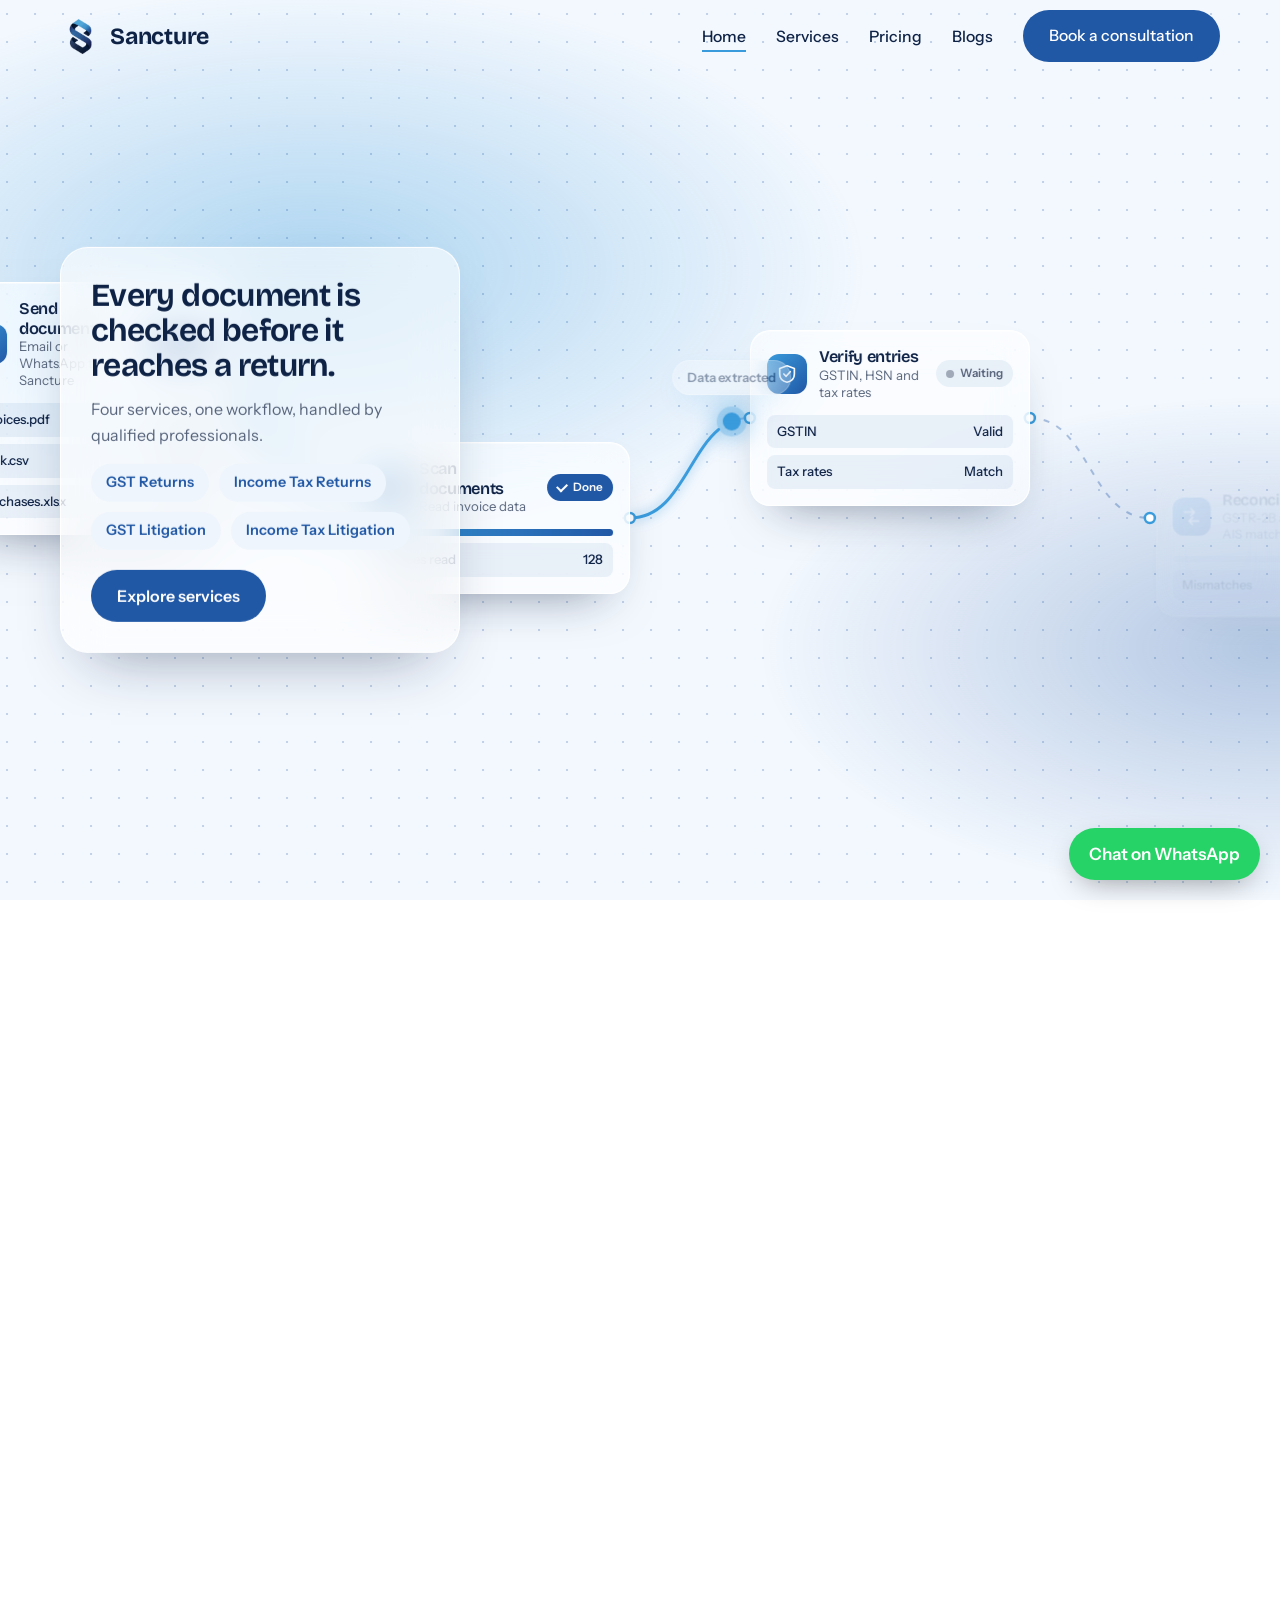
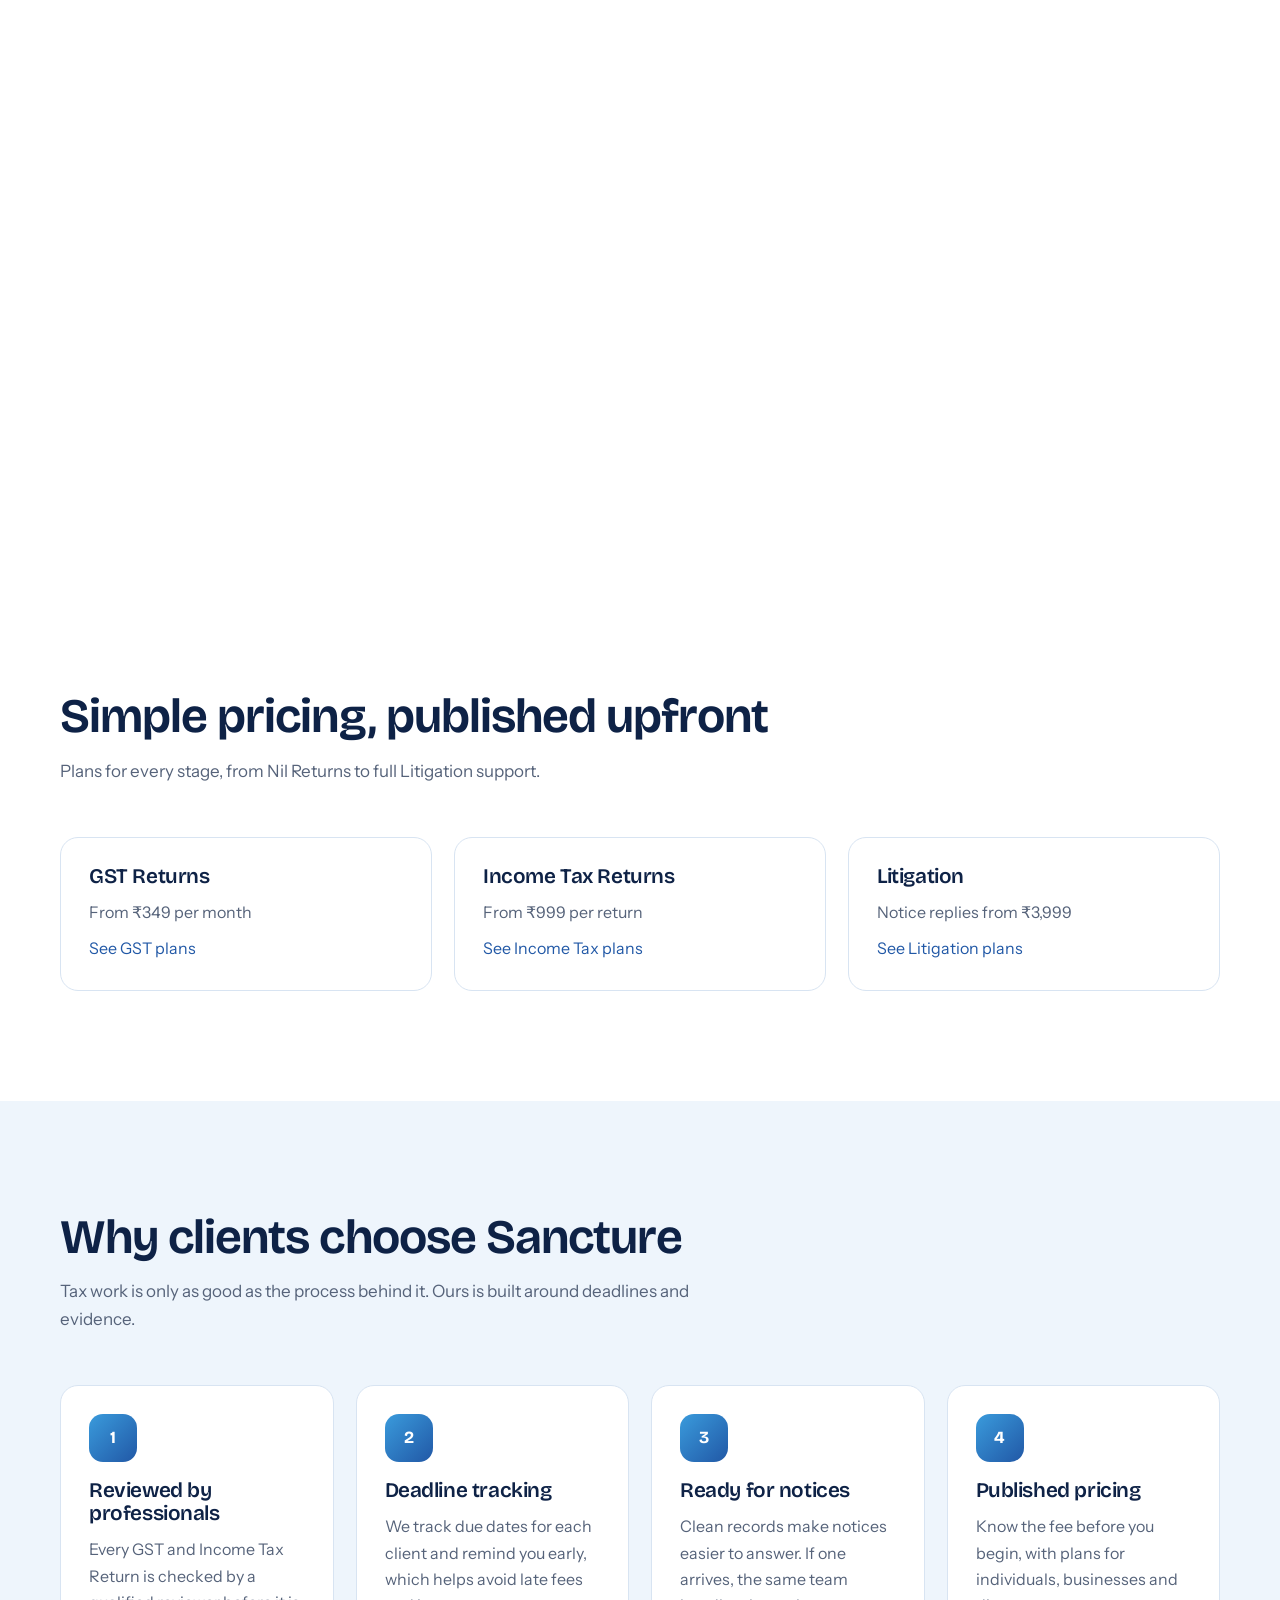
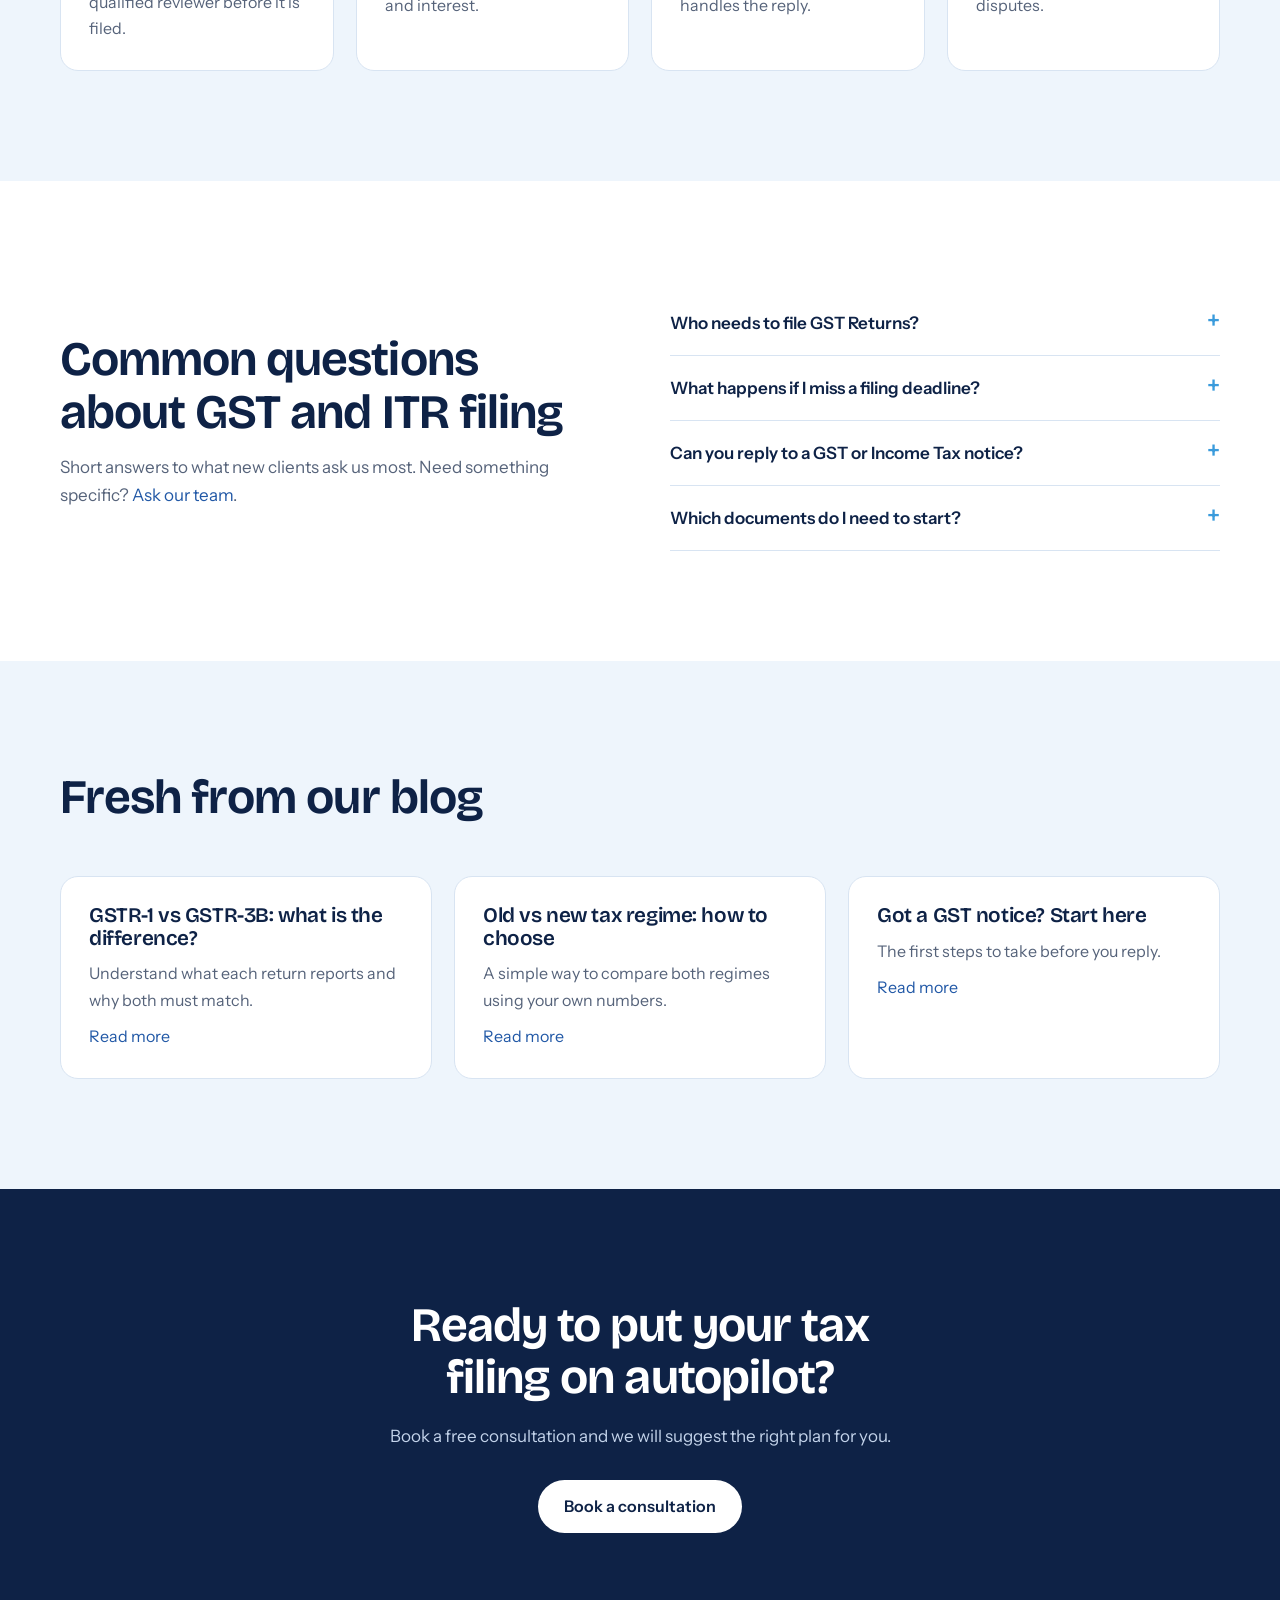
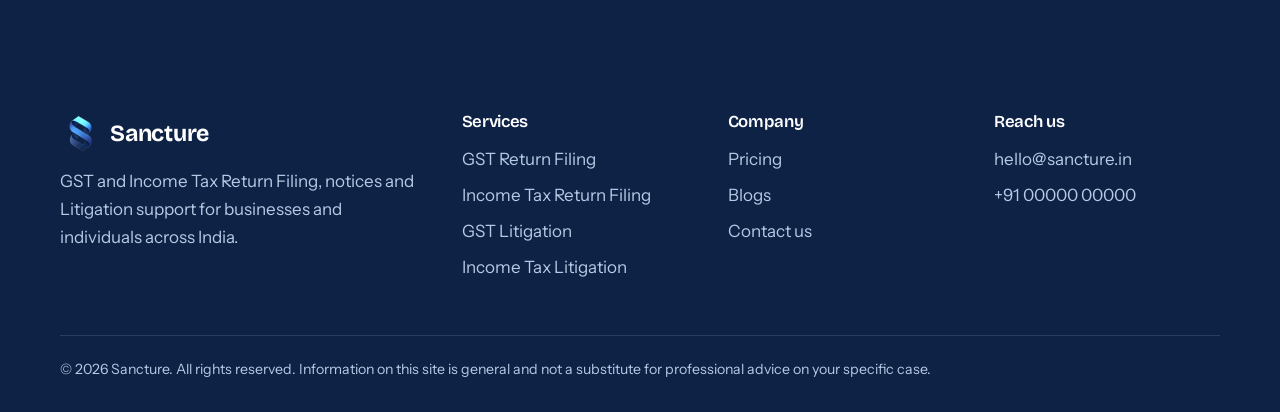
<file: index.html>
<!DOCTYPE html>
<html lang="en-IN"><head><meta charset="utf-8">
<meta name="viewport" content="width=device-width,initial-scale=1">
<title>Sancture | GST & Income Tax Return Filing and Litigation Experts</title>
<meta name="description" content="Sancture files GST and Income Tax Returns and handles notices, appeals and Litigation. Transparent pricing, on-time filing and expert representation for businesses and individuals in India.">
<link rel="canonical" href="https://www.sancture.in/">
<meta property="og:title" content="Sancture | GST & Income Tax Return Filing and Litigation Experts"><meta property="og:description" content="Sancture files GST and Income Tax Returns and handles notices, appeals and Litigation. Transparent pricing, on-time filing and expert representation for businesses and individuals in India."><meta property="og:type" content="website"><meta property="og:url" content="https://www.sancture.in/index.html">
<meta name="theme-color" content="#0E2246">
<link rel="icon" href="assets/favicon.png">
<link rel="preconnect" href="https://fonts.googleapis.com"><link rel="preconnect" href="https://fonts.gstatic.com" crossorigin>
<link href="https://fonts.googleapis.com/css2?family=Bricolage+Grotesque:opsz,wght@12..96,500;12..96,650;12..96,700&family=Instrument+Sans:wght@400;500;600&display=swap" rel="stylesheet">
<link rel="stylesheet" href="css/style.css"><script type="application/ld+json">{"@context":"https://schema.org","@type":"ProfessionalService","name":"Sancture","url":"https://www.sancture.in","logo":"https://www.sancture.in/assets/logo.png","description":"GST and Income Tax Return Filing, notices, appeals and Litigation support.","areaServed":"IN","serviceType":["GST Return Filing","Income Tax Return Filing","GST Litigation","Income Tax Litigation"]}</script>
</head><body>
<a class="skip" href="#main">Skip to content</a><div class="progress" aria-hidden="true"></div>
<header class="nav"><div class="wrap"><a class="brand" href="index.html" aria-label="Sancture home"><img src="assets/logo.png" alt="" width="40" height="40">Sancture</a>
<button class="burger" aria-label="Menu" aria-expanded="false"><span></span><span></span><span></span></button>
<ul class="links"><li><a href="index.html" aria-current="page">Home</a></li><li><a href="services.html">Services</a></li><li><a href="pricing.html">Pricing</a></li><li><a href="blogs.html">Blogs</a></li><li><a class="btn" href="contact.html">Book a consultation</a></li></ul></div></header>
<main id="main">
<section class="flow" aria-label="How Sancture works"><div class="pin">
<div class="blobs" aria-hidden="true"></div><div class="gridbg" aria-hidden="true"></div>
<div class="world" aria-hidden="true"><svg></svg><div class="packet"><span>Invoices</span></div></div>
<div class="hero-copy">
<h1>Tax Returns and Compliance <span>filed right with ease.</span></h1>
<p class="kicker">GST AND INCOME TAX</p>
<p>Sancture files your GST and Income Tax Returns and defends you when a notice arrives. Send your documents once and we handle the filing, reconciliation and representation.</p>
<div class="cta"><a class="btn" href="contact.html">Get a free consultation</a><a class="btn ghost" href="pricing.html">See pricing</a></div>
<ul class="chips"><li>GST Returns</li><li>Income Tax Returns</li><li>Notice Replies</li><li>Litigation</li></ul></div>
<div class="cap"><h2>You issue the invoices. We take over the compliance.</h2><p>Share sales invoices, purchase bills and bank statements by email or WhatsApp. Our team confirms receipt the same day and tells you exactly what is missing.</p></div>
<div class="cap"><h2>Every document is checked before it reaches a return.</h2><p>Four services, one workflow, handled by qualified professionals.</p><ul class="chips"><li>GST Returns</li><li>Income Tax Returns</li><li>GST Litigation</li><li>Income Tax Litigation</li></ul><div class="cta"><a class="btn" href="services.html">Explore services</a></div></div>
<div class="cap"><h2>Filed on time. Acknowledged in writing.</h2><p>A reviewer signs off on every return before it is filed. You receive the acknowledgment with a plain summary of the tax payable or the refund due.</p></div>
<div class="cap"><h2>Trusted with real numbers, year after year.</h2><p>Our clients range from first-time filers to growing GST-registered businesses.</p></div>
<div class="cap"><h2>Fixed fees. No surprises on the invoice.</h2><p>Every plan is published and invoiced with GST. Pay by UPI or bank transfer once the work is done.</p><div class="cta"><a class="btn light" href="pricing.html">View pricing</a></div></div>
</div></section>

<section class="sec" style="margin-top:-40px;border-radius:40px 40px 0 0"><div class="wrap">
<div class="head rv"><h2>Simple pricing, published upfront</h2><p>Plans for every stage, from Nil Returns to full Litigation support.</p></div>
<div class="grid">
<article class="card rv"><h3>GST Returns</h3><p>From ₹349 per month</p><p><a href="pricing.html">See GST plans</a></p></article>
<article class="card rv"><h3>Income Tax Returns</h3><p>From ₹999 per return</p><p><a href="pricing.html">See Income Tax plans</a></p></article>
<article class="card rv"><h3>Litigation</h3><p>Notice replies from ₹3,999</p><p><a href="pricing.html">See Litigation plans</a></p></article></div></div></section>

<section class="sec tint"><div class="wrap">
<div class="head rv"><h2>Why clients choose Sancture</h2><p>Tax work is only as good as the process behind it. Ours is built around deadlines and evidence.</p></div>
<div class="grid">
<article class="card rv"><div class="ico">1</div><h3>Reviewed by professionals</h3><p>Every GST and Income Tax Return is checked by a qualified reviewer before it is filed.</p></article>
<article class="card rv"><div class="ico">2</div><h3>Deadline tracking</h3><p>We track due dates for each client and remind you early, which helps avoid late fees and interest.</p></article>
<article class="card rv"><div class="ico">3</div><h3>Ready for notices</h3><p>Clean records make notices easier to answer. If one arrives, the same team handles the reply.</p></article>
<article class="card rv"><div class="ico">4</div><h3>Published pricing</h3><p>Know the fee before you begin, with plans for individuals, businesses and disputes.</p></article></div></div></section>

<section class="sec"><div class="wrap split">
<div class="rv"><h2>Common questions about GST and ITR filing</h2><p style="margin-top:14px;color:var(--mute)">Short answers to what new clients ask us most. Need something specific? <a href="contact.html">Ask our team</a>.</p></div>
<div class="rv">
<details><summary>Who needs to file GST Returns?</summary><p>Businesses registered under GST file periodic returns such as GSTR-1 and GSTR-3B, including Nil Returns in months with no activity.</p></details>
<details><summary>What happens if I miss a filing deadline?</summary><p>Late fees and interest may apply, and prolonged non-filing can lead to further action such as cancellation of GST registration. Filing late is usually better than not filing.</p></details>
<details><summary>Can you reply to a GST or Income Tax notice?</summary><p>Yes. We review the notice, prepare the reply with supporting documents and represent you where required.</p></details>
<details><summary>Which documents do I need to start?</summary><p>For GST: sales and purchase invoices and your GST portal access. For ITR: PAN, Form 16 or income details, AIS/26AS and investment proofs.</p></details></div></div></section>

<section class="sec tint"><div class="wrap">
<div class="head rv"><h2>Fresh from our blog</h2></div>
<div class="grid">
<article class="card rv"><h3>GSTR-1 vs GSTR-3B: what is the difference?</h3><p>Understand what each return reports and why both must match.</p><p><a href="blogs.html">Read more</a></p></article>
<article class="card rv"><h3>Old vs new tax regime: how to choose</h3><p>A simple way to compare both regimes using your own numbers.</p><p><a href="blogs.html">Read more</a></p></article>
<article class="card rv"><h3>Got a GST notice? Start here</h3><p>The first steps to take before you reply.</p><p><a href="blogs.html">Read more</a></p></article></div></div></section>

<section class="sec navy"><div class="wrap" style="text-align:center"><h2 style="color:#fff;margin-inline:auto;max-width:18ch">Ready to put your tax filing on autopilot?</h2>
<p style="margin:18px auto 30px;color:#c3d3ea">Book a free consultation and we will suggest the right plan for you.</p><a class="btn light" href="contact.html">Book a consultation</a></div></section>
</main>
<footer><div class="wrap"><div class="cols">
<div><a class="brand" href="index.html"><img src="assets/logo.png" alt="" width="40" height="40">Sancture</a><p>GST and Income Tax Return Filing, notices and Litigation support for businesses and individuals across India.</p></div>
<div><h3>Services</h3><a href="services.html#gst-returns">GST Return Filing</a><a href="services.html#itr">Income Tax Return Filing</a><a href="services.html#gst-litigation">GST Litigation</a><a href="services.html#it-litigation">Income Tax Litigation</a></div>
<div><h3>Company</h3><a href="pricing.html">Pricing</a><a href="blogs.html">Blogs</a><a href="contact.html">Contact us</a></div>
<div><h3>Reach us</h3><a href="mailto:hello@sancture.in">hello@sancture.in</a><a href="tel:+910000000000">+91 00000 00000</a></div>
</div><small>&copy; 2026 Sancture. All rights reserved. Information on this site is general and not a substitute for professional advice on your specific case.</small></div></footer>
<a class="wa" href="https://wa.me/910000000000" rel="noopener">Chat on WhatsApp</a>
<script src="js/main.js"></script>
<script src="js/flow.js"></script></body></html>
</file>
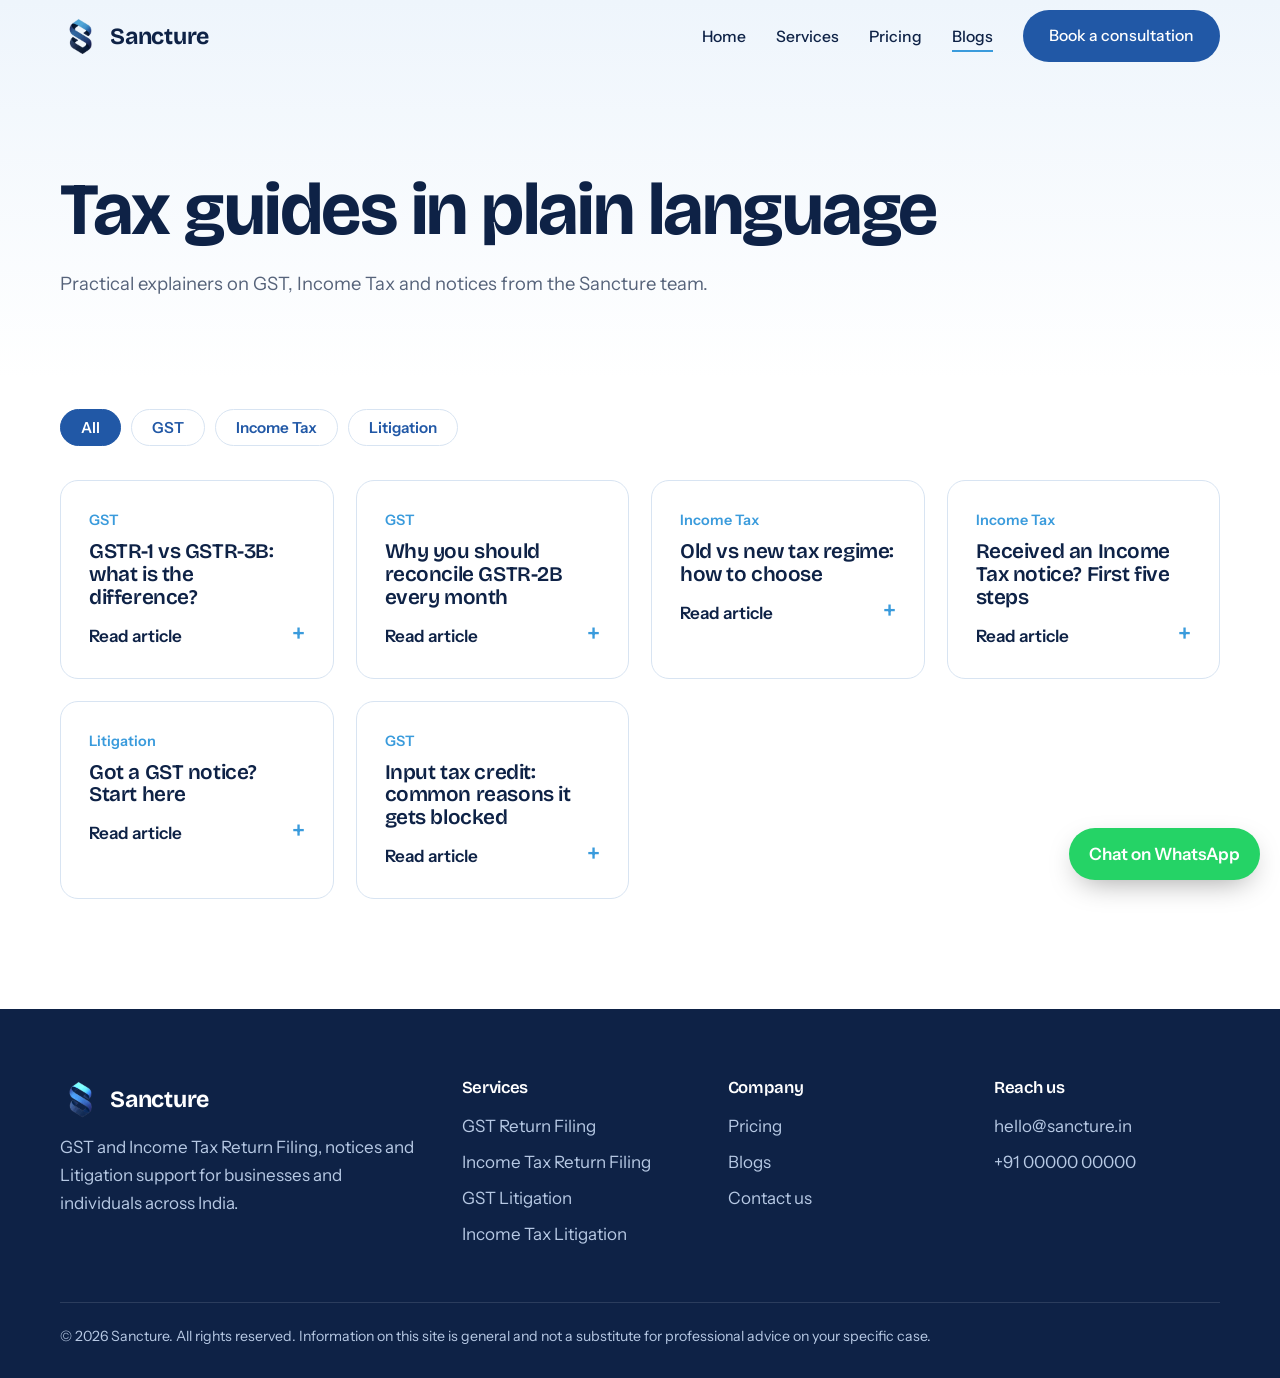
<file: blogs.html>
<!DOCTYPE html>
<html lang="en-IN"><head><meta charset="utf-8">
<meta name="viewport" content="width=device-width,initial-scale=1">
<title>Tax Blog | GST and Income Tax Guides and Updates | Sancture</title>
<meta name="description" content="Plain-language guides on GST Returns, Income Tax filing, notices and Litigation from the Sancture team.">
<link rel="canonical" href="https://www.sancture.in/blogs.html">
<meta property="og:title" content="Tax Blog | GST and Income Tax Guides and Updates | Sancture"><meta property="og:description" content="Plain-language guides on GST Returns, Income Tax filing, notices and Litigation from the Sancture team."><meta property="og:type" content="website"><meta property="og:url" content="https://www.sancture.in/blogs.html">
<meta name="theme-color" content="#0E2246">
<link rel="icon" href="assets/favicon.png">
<link rel="preconnect" href="https://fonts.googleapis.com"><link rel="preconnect" href="https://fonts.gstatic.com" crossorigin>
<link href="https://fonts.googleapis.com/css2?family=Bricolage+Grotesque:opsz,wght@12..96,500;12..96,650;12..96,700&family=Instrument+Sans:wght@400;500;600&display=swap" rel="stylesheet">
<link rel="stylesheet" href="css/style.css">
</head><body>
<a class="skip" href="#main">Skip to content</a><div class="progress" aria-hidden="true"></div>
<header class="nav"><div class="wrap"><a class="brand" href="index.html" aria-label="Sancture home"><img src="assets/logo.png" alt="" width="40" height="40">Sancture</a>
<button class="burger" aria-label="Menu" aria-expanded="false"><span></span><span></span><span></span></button>
<ul class="links"><li><a href="index.html">Home</a></li><li><a href="services.html">Services</a></li><li><a href="pricing.html">Pricing</a></li><li><a href="blogs.html" aria-current="page">Blogs</a></li><li><a class="btn" href="contact.html">Book a consultation</a></li></ul></div></header>
<main id="main"><section class="page-hero"><div class="wrap"><h1>Tax guides in plain language</h1><p>Practical explainers on GST, Income Tax and notices from the Sancture team.</p></div></section>
<section class="sec" style="padding-top:30px"><div class="wrap"><div class="filters"><button data-c="all" aria-pressed="true">All</button><button data-c="gst" aria-pressed="false">GST</button><button data-c="it" aria-pressed="false">Income Tax</button><button data-c="lit" aria-pressed="false">Litigation</button></div><div class="grid"><article class="card post" data-c="gst"><span class="tag">GST</span><h3>GSTR-1 vs GSTR-3B: what is the difference?</h3><details><summary>Read article</summary><p>GSTR-1 reports your outward supplies, while GSTR-3B is the summary return where tax is paid. The two should reconcile, since mismatches are a common reason for notices.</p><p style="margin-top:10px"><a href="contact.html">Ask us about your case</a></p></details></article><article class="card post" data-c="gst"><span class="tag">GST</span><h3>Why you should reconcile GSTR-2B every month</h3><details><summary>Read article</summary><p>GSTR-2B shows the input tax credit available to you. Comparing it with your purchase records each month helps you claim only what is eligible and spot supplier defaults early.</p><p style="margin-top:10px"><a href="contact.html">Ask us about your case</a></p></details></article><article class="card post" data-c="it"><span class="tag">Income Tax</span><h3>Old vs new tax regime: how to choose</h3><details><summary>Read article</summary><p>Compare your total tax under both regimes using your actual deductions. If your eligible deductions are low, the new regime is often simpler; if they are high, the old regime may save more.</p><p style="margin-top:10px"><a href="contact.html">Ask us about your case</a></p></details></article><article class="card post" data-c="it"><span class="tag">Income Tax</span><h3>Received an Income Tax notice? First five steps</h3><details><summary>Read article</summary><p>Read the notice fully, note the section and deadline, download the related documents from the portal, compare them with your records and then draft a reply that addresses each point.</p><p style="margin-top:10px"><a href="contact.html">Ask us about your case</a></p></details></article><article class="card post" data-c="lit"><span class="tag">Litigation</span><h3>Got a GST notice? Start here</h3><details><summary>Read article</summary><p>Do not ignore it. Check the type of notice, the reply date and the period it covers. Gather supporting invoices and returns, then respond in writing and attend any hearing.</p><p style="margin-top:10px"><a href="contact.html">Ask us about your case</a></p></details></article><article class="card post" data-c="gst"><span class="tag">GST</span><h3>Input tax credit: common reasons it gets blocked</h3><details><summary>Read article</summary><p>Typical causes include supplier non-filing, mismatches between invoices and GSTR-2B, and claims on items where credit is restricted. Regular reconciliation prevents most of them.</p><p style="margin-top:10px"><a href="contact.html">Ask us about your case</a></p></details></article></div></div></section></main>
<footer><div class="wrap"><div class="cols">
<div><a class="brand" href="index.html"><img src="assets/logo.png" alt="" width="40" height="40">Sancture</a><p>GST and Income Tax Return Filing, notices and Litigation support for businesses and individuals across India.</p></div>
<div><h3>Services</h3><a href="services.html#gst-returns">GST Return Filing</a><a href="services.html#itr">Income Tax Return Filing</a><a href="services.html#gst-litigation">GST Litigation</a><a href="services.html#it-litigation">Income Tax Litigation</a></div>
<div><h3>Company</h3><a href="pricing.html">Pricing</a><a href="blogs.html">Blogs</a><a href="contact.html">Contact us</a></div>
<div><h3>Reach us</h3><a href="mailto:hello@sancture.in">hello@sancture.in</a><a href="tel:+910000000000">+91 00000 00000</a></div>
</div><small>&copy; 2026 Sancture. All rights reserved. Information on this site is general and not a substitute for professional advice on your specific case.</small></div></footer>
<a class="wa" href="https://wa.me/910000000000" rel="noopener">Chat on WhatsApp</a>
<script src="js/main.js"></script>
</body></html>
</file>
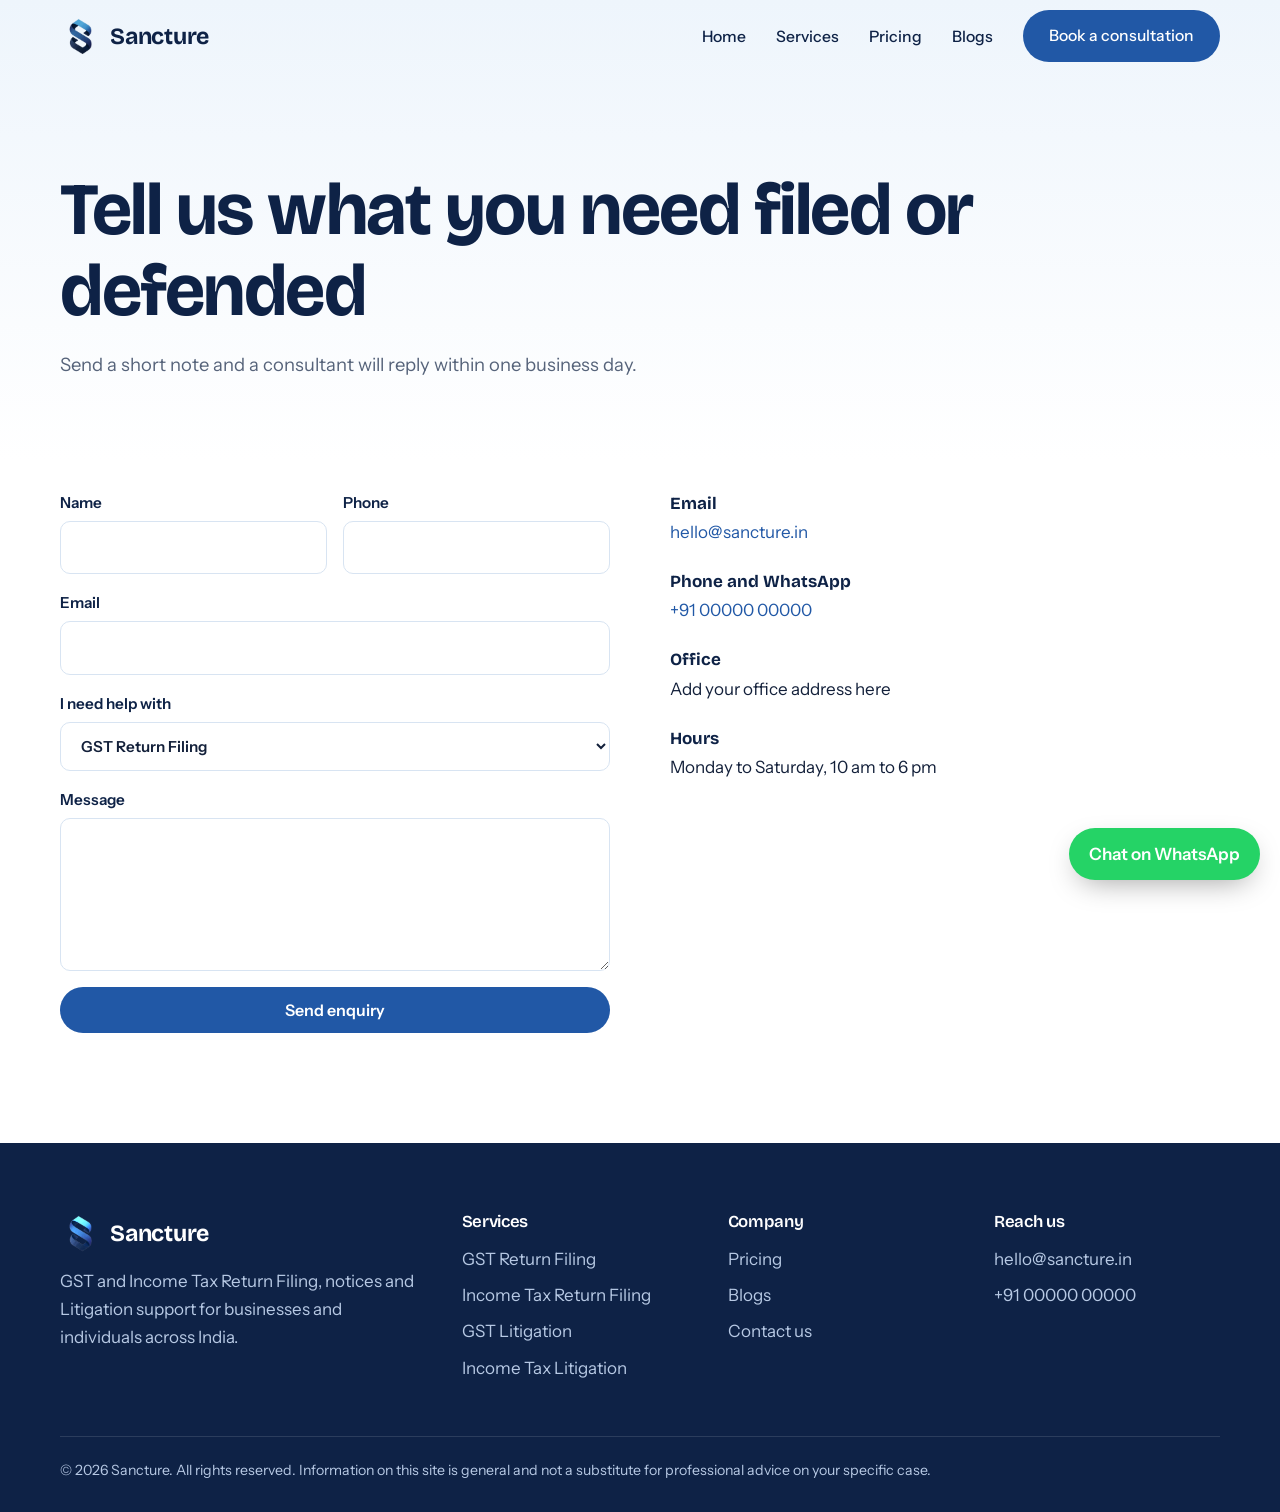
<file: contact.html>
<!DOCTYPE html>
<html lang="en-IN"><head><meta charset="utf-8">
<meta name="viewport" content="width=device-width,initial-scale=1">
<title>Contact Sancture | Book a GST or Income Tax Consultation</title>
<meta name="description" content="Contact Sancture for GST Return Filing, Income Tax filing, notices and Litigation support. Send an enquiry or book a consultation.">
<link rel="canonical" href="https://www.sancture.in/contact.html">
<meta property="og:title" content="Contact Sancture | Book a GST or Income Tax Consultation"><meta property="og:description" content="Contact Sancture for GST Return Filing, Income Tax filing, notices and Litigation support. Send an enquiry or book a consultation."><meta property="og:type" content="website"><meta property="og:url" content="https://www.sancture.in/contact.html">
<meta name="theme-color" content="#0E2246">
<link rel="icon" href="assets/favicon.png">
<link rel="preconnect" href="https://fonts.googleapis.com"><link rel="preconnect" href="https://fonts.gstatic.com" crossorigin>
<link href="https://fonts.googleapis.com/css2?family=Bricolage+Grotesque:opsz,wght@12..96,500;12..96,650;12..96,700&family=Instrument+Sans:wght@400;500;600&display=swap" rel="stylesheet">
<link rel="stylesheet" href="css/style.css">
</head><body>
<a class="skip" href="#main">Skip to content</a><div class="progress" aria-hidden="true"></div>
<header class="nav"><div class="wrap"><a class="brand" href="index.html" aria-label="Sancture home"><img src="assets/logo.png" alt="" width="40" height="40">Sancture</a>
<button class="burger" aria-label="Menu" aria-expanded="false"><span></span><span></span><span></span></button>
<ul class="links"><li><a href="index.html">Home</a></li><li><a href="services.html">Services</a></li><li><a href="pricing.html">Pricing</a></li><li><a href="blogs.html">Blogs</a></li><li><a class="btn" href="contact.html">Book a consultation</a></li></ul></div></header>
<main id="main"><section class="page-hero"><div class="wrap"><h1>Tell us what you need filed or defended</h1><p>Send a short note and a consultant will reply within one business day.</p></div></section>
<section class="sec" style="padding-top:30px"><div class="wrap split" style="align-items:start">
<form id="enquiry" action="https://formspree.io/f/YOUR_FORM_ID" method="POST">
<div class="two"><label>Name<input name="name" required autocomplete="name"></label><label>Phone<input name="phone" type="tel" required autocomplete="tel"></label></div>
<label>Email<input name="email" type="email" required autocomplete="email"></label>
<label>I need help with<select name="topic" id="topic"><option>GST Return Filing</option><option>Income Tax Return Filing</option><option>GST notice or Litigation</option><option>Income Tax notice or Litigation</option><option>Nil Return</option><option>Starter</option><option>Growth</option><option>Elite</option><option>Annual Return</option><option>Book Keeping</option><option>Enterprise</option><option>Salaried</option><option>Business and Professional</option><option>Capital Gains and NRI</option><option>Notice Reply</option><option>Appeal and Hearing</option><option>Litigation Retainer</option></select></label>
<label>Message<textarea name="message" id="msg" rows="5"></textarea></label>
<button class="btn" type="submit">Send enquiry</button></form>
<div class="info rv"><div><b>Email</b><a href="mailto:hello@sancture.in">hello@sancture.in</a></div><div><b>Phone and WhatsApp</b><a href="tel:+910000000000">+91 00000 00000</a></div><div><b>Office</b>Add your office address here</div><div><b>Hours</b>Monday to Saturday, 10 am to 6 pm</div></div>
</div></section></main>
<footer><div class="wrap"><div class="cols">
<div><a class="brand" href="index.html"><img src="assets/logo.png" alt="" width="40" height="40">Sancture</a><p>GST and Income Tax Return Filing, notices and Litigation support for businesses and individuals across India.</p></div>
<div><h3>Services</h3><a href="services.html#gst-returns">GST Return Filing</a><a href="services.html#itr">Income Tax Return Filing</a><a href="services.html#gst-litigation">GST Litigation</a><a href="services.html#it-litigation">Income Tax Litigation</a></div>
<div><h3>Company</h3><a href="pricing.html">Pricing</a><a href="blogs.html">Blogs</a><a href="contact.html">Contact us</a></div>
<div><h3>Reach us</h3><a href="mailto:hello@sancture.in">hello@sancture.in</a><a href="tel:+910000000000">+91 00000 00000</a></div>
</div><small>&copy; 2026 Sancture. All rights reserved. Information on this site is general and not a substitute for professional advice on your specific case.</small></div></footer>
<a class="wa" href="https://wa.me/910000000000" rel="noopener">Chat on WhatsApp</a>
<script src="js/main.js"></script>
</body></html>
</file>
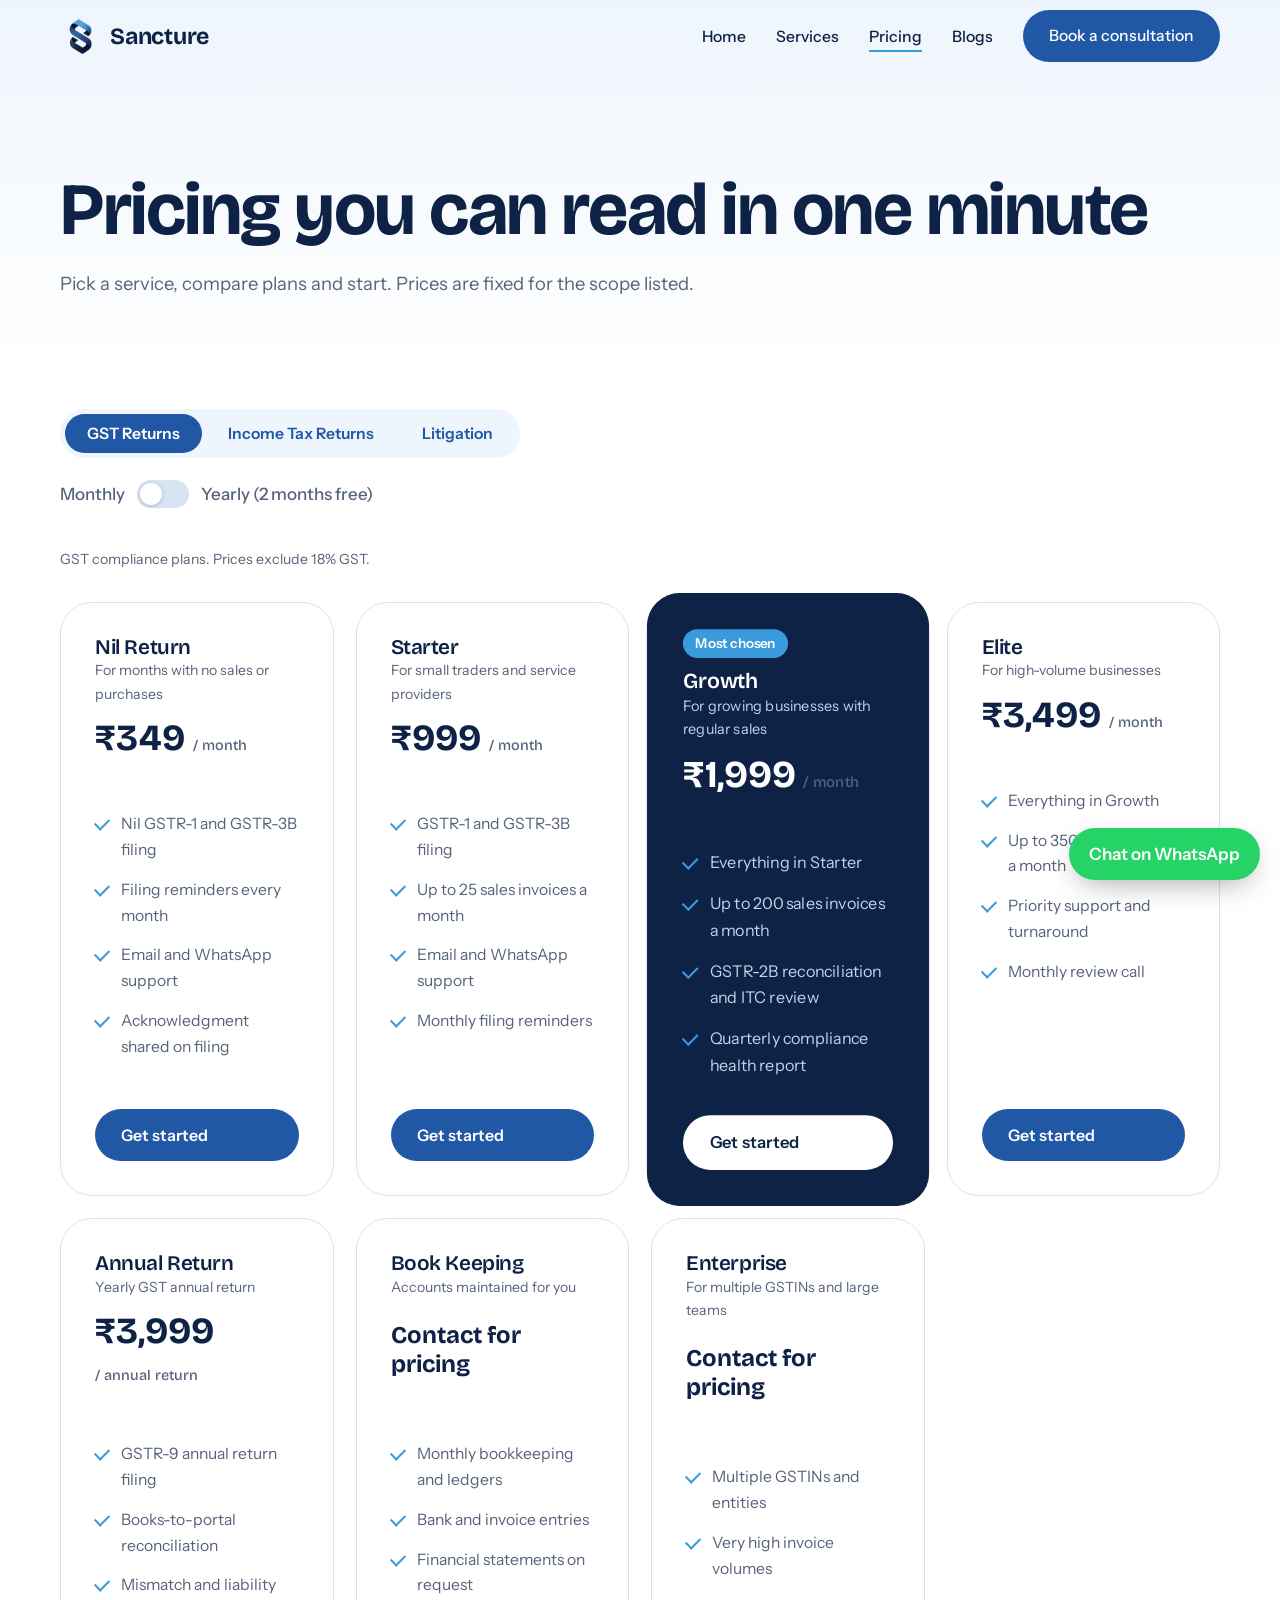
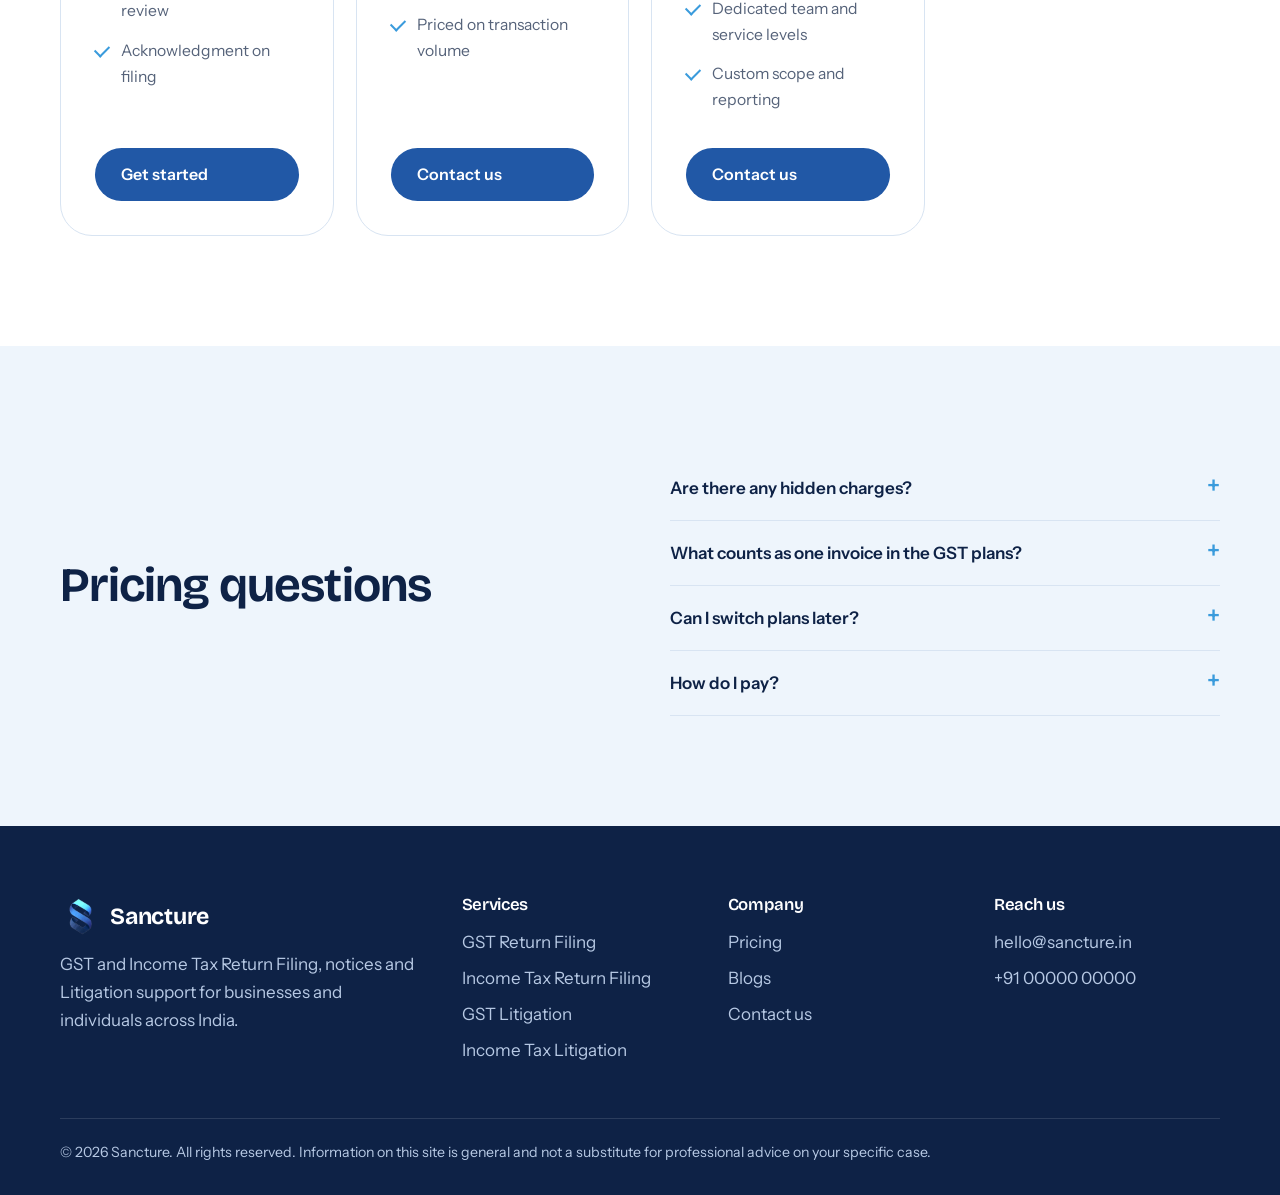
<file: pricing.html>
<!DOCTYPE html>
<html lang="en-IN"><head><meta charset="utf-8">
<meta name="viewport" content="width=device-width,initial-scale=1">
<title>Pricing | GST Return Filing, ITR Filing and Litigation Fees | Sancture</title>
<meta name="description" content="Transparent pricing for GST Return Filing, Income Tax Return Filing and notice or appeal support. Compare plans and request a custom quote from Sancture.">
<link rel="canonical" href="https://www.sancture.in/pricing.html">
<meta property="og:title" content="Pricing | GST Return Filing, ITR Filing and Litigation Fees | Sancture"><meta property="og:description" content="Transparent pricing for GST Return Filing, Income Tax Return Filing and notice or appeal support. Compare plans and request a custom quote from Sancture."><meta property="og:type" content="website"><meta property="og:url" content="https://www.sancture.in/pricing.html">
<meta name="theme-color" content="#0E2246">
<link rel="icon" href="assets/favicon.png">
<link rel="preconnect" href="https://fonts.googleapis.com"><link rel="preconnect" href="https://fonts.gstatic.com" crossorigin>
<link href="https://fonts.googleapis.com/css2?family=Bricolage+Grotesque:opsz,wght@12..96,500;12..96,650;12..96,700&family=Instrument+Sans:wght@400;500;600&display=swap" rel="stylesheet">
<link rel="stylesheet" href="css/style.css">
</head><body>
<a class="skip" href="#main">Skip to content</a><div class="progress" aria-hidden="true"></div>
<header class="nav"><div class="wrap"><a class="brand" href="index.html" aria-label="Sancture home"><img src="assets/logo.png" alt="" width="40" height="40">Sancture</a>
<button class="burger" aria-label="Menu" aria-expanded="false"><span></span><span></span><span></span></button>
<ul class="links"><li><a href="index.html">Home</a></li><li><a href="services.html">Services</a></li><li><a href="pricing.html" aria-current="page">Pricing</a></li><li><a href="blogs.html">Blogs</a></li><li><a class="btn" href="contact.html">Book a consultation</a></li></ul></div></header>
<main id="main"><section class="page-hero"><div class="wrap"><h1>Pricing you can read in one minute</h1><p>Pick a service, compare plans and start. Prices are fixed for the scope listed.</p></div></section>
<section class="sec" style="padding-top:30px"><div class="wrap">
<div class="tabs" role="tablist"><button data-t="gst" role="tab" aria-selected="true">GST Returns</button><button data-t="it" role="tab" aria-selected="false">Income Tax Returns</button><button data-t="lit" role="tab" aria-selected="false">Litigation</button></div>
<div class="bill" id="bill"><span>Monthly</span><button class="sw" role="switch" aria-checked="false" aria-label="Bill yearly"></button><span>Yearly (2 months free)</span></div>
<p class="fine" id="note" style="margin-bottom:30px"></p>
<div class="plans" id="plans" aria-live="polite"></div></div></section>
<section class="sec tint"><div class="wrap split"><div class="rv"><h2>Pricing questions</h2></div><div class="rv">
<details><summary>Are there any hidden charges?</summary><p>No. Government fees and late fees, if any, are charged at actuals and always shared with you in advance.</p></details>
<details><summary>What counts as one invoice in the GST plans?</summary><p>Each sales or purchase invoice reported in the month. Credit and debit notes are counted with them.</p></details>
<details><summary>Can I switch plans later?</summary><p>Yes. You can move up or down at the start of any billing month.</p></details>
<details><summary>How do I pay?</summary><p>By UPI or bank transfer. A GST invoice is issued for every payment.</p></details></div></div></section></main>
<footer><div class="wrap"><div class="cols">
<div><a class="brand" href="index.html"><img src="assets/logo.png" alt="" width="40" height="40">Sancture</a><p>GST and Income Tax Return Filing, notices and Litigation support for businesses and individuals across India.</p></div>
<div><h3>Services</h3><a href="services.html#gst-returns">GST Return Filing</a><a href="services.html#itr">Income Tax Return Filing</a><a href="services.html#gst-litigation">GST Litigation</a><a href="services.html#it-litigation">Income Tax Litigation</a></div>
<div><h3>Company</h3><a href="pricing.html">Pricing</a><a href="blogs.html">Blogs</a><a href="contact.html">Contact us</a></div>
<div><h3>Reach us</h3><a href="mailto:hello@sancture.in">hello@sancture.in</a><a href="tel:+910000000000">+91 00000 00000</a></div>
</div><small>&copy; 2026 Sancture. All rights reserved. Information on this site is general and not a substitute for professional advice on your specific case.</small></div></footer>
<a class="wa" href="https://wa.me/910000000000" rel="noopener">Chat on WhatsApp</a>
<script src="js/main.js"></script>
</body></html>
</file>
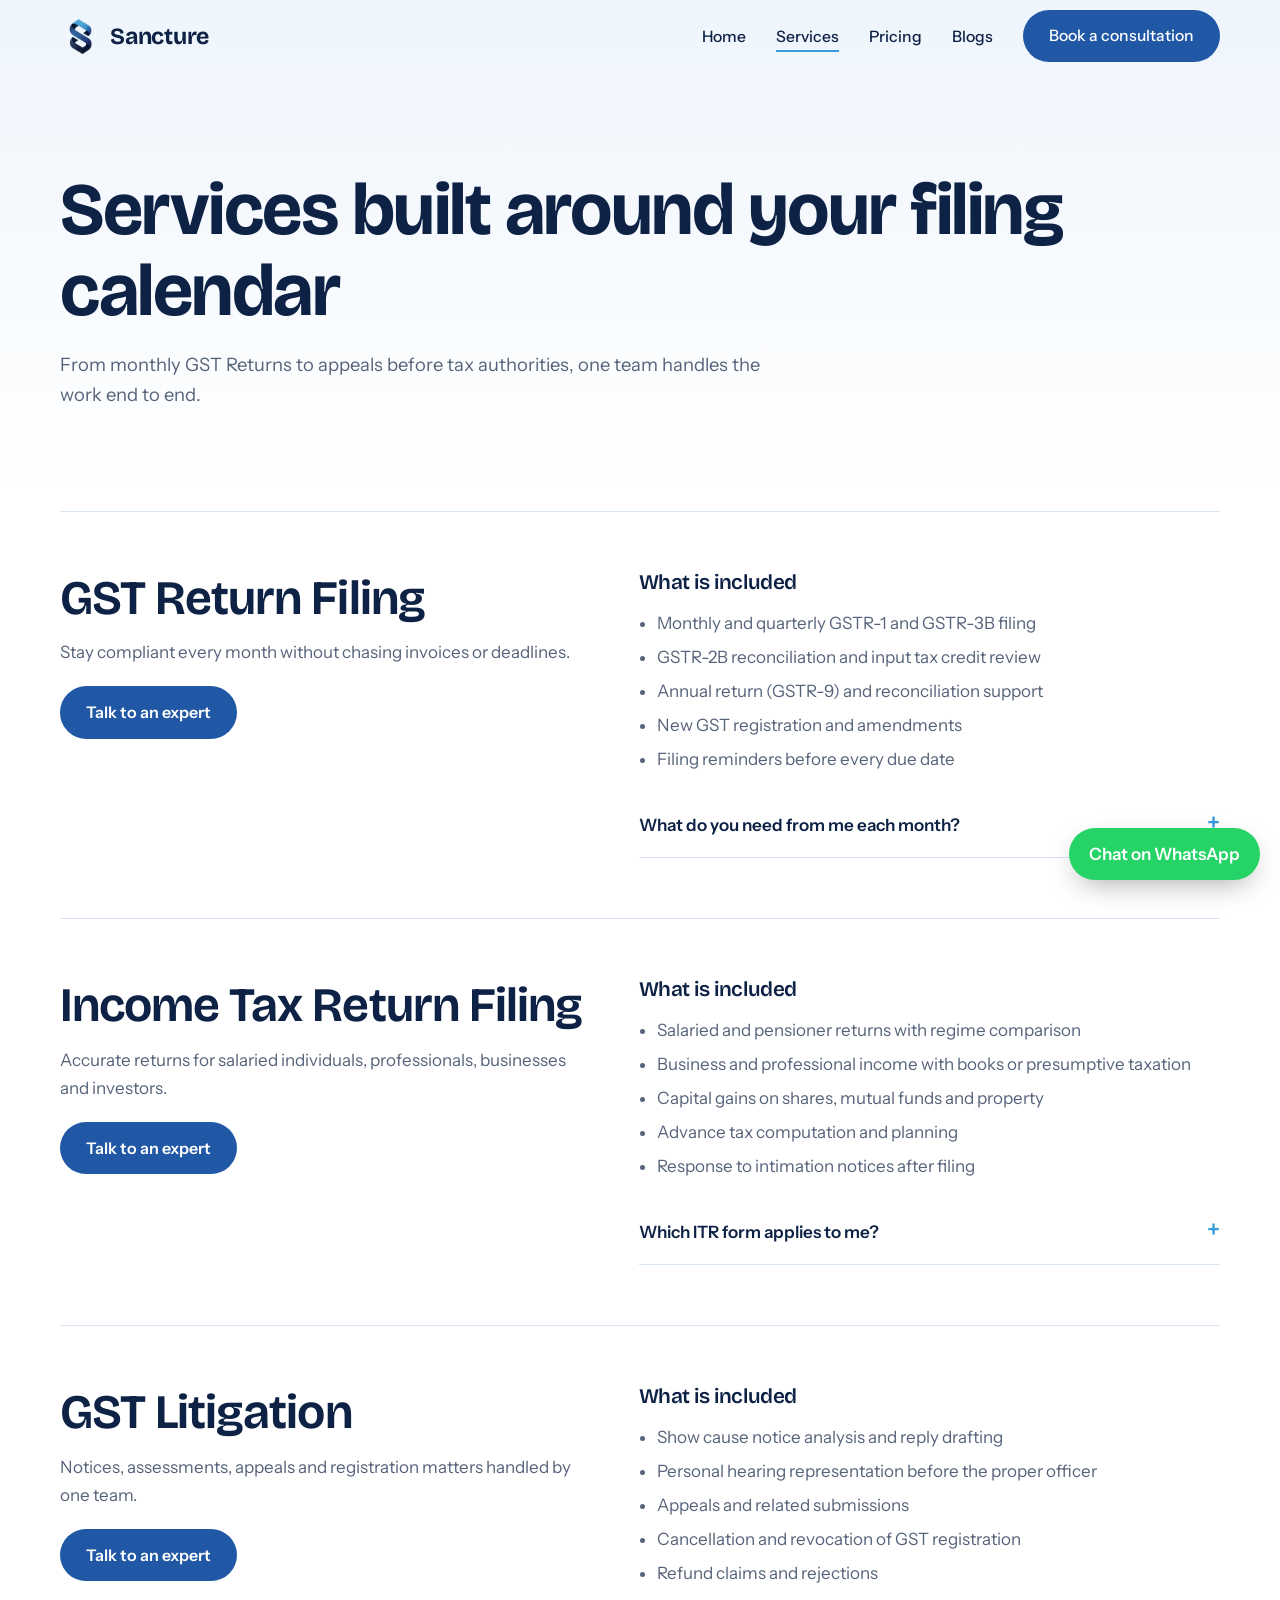
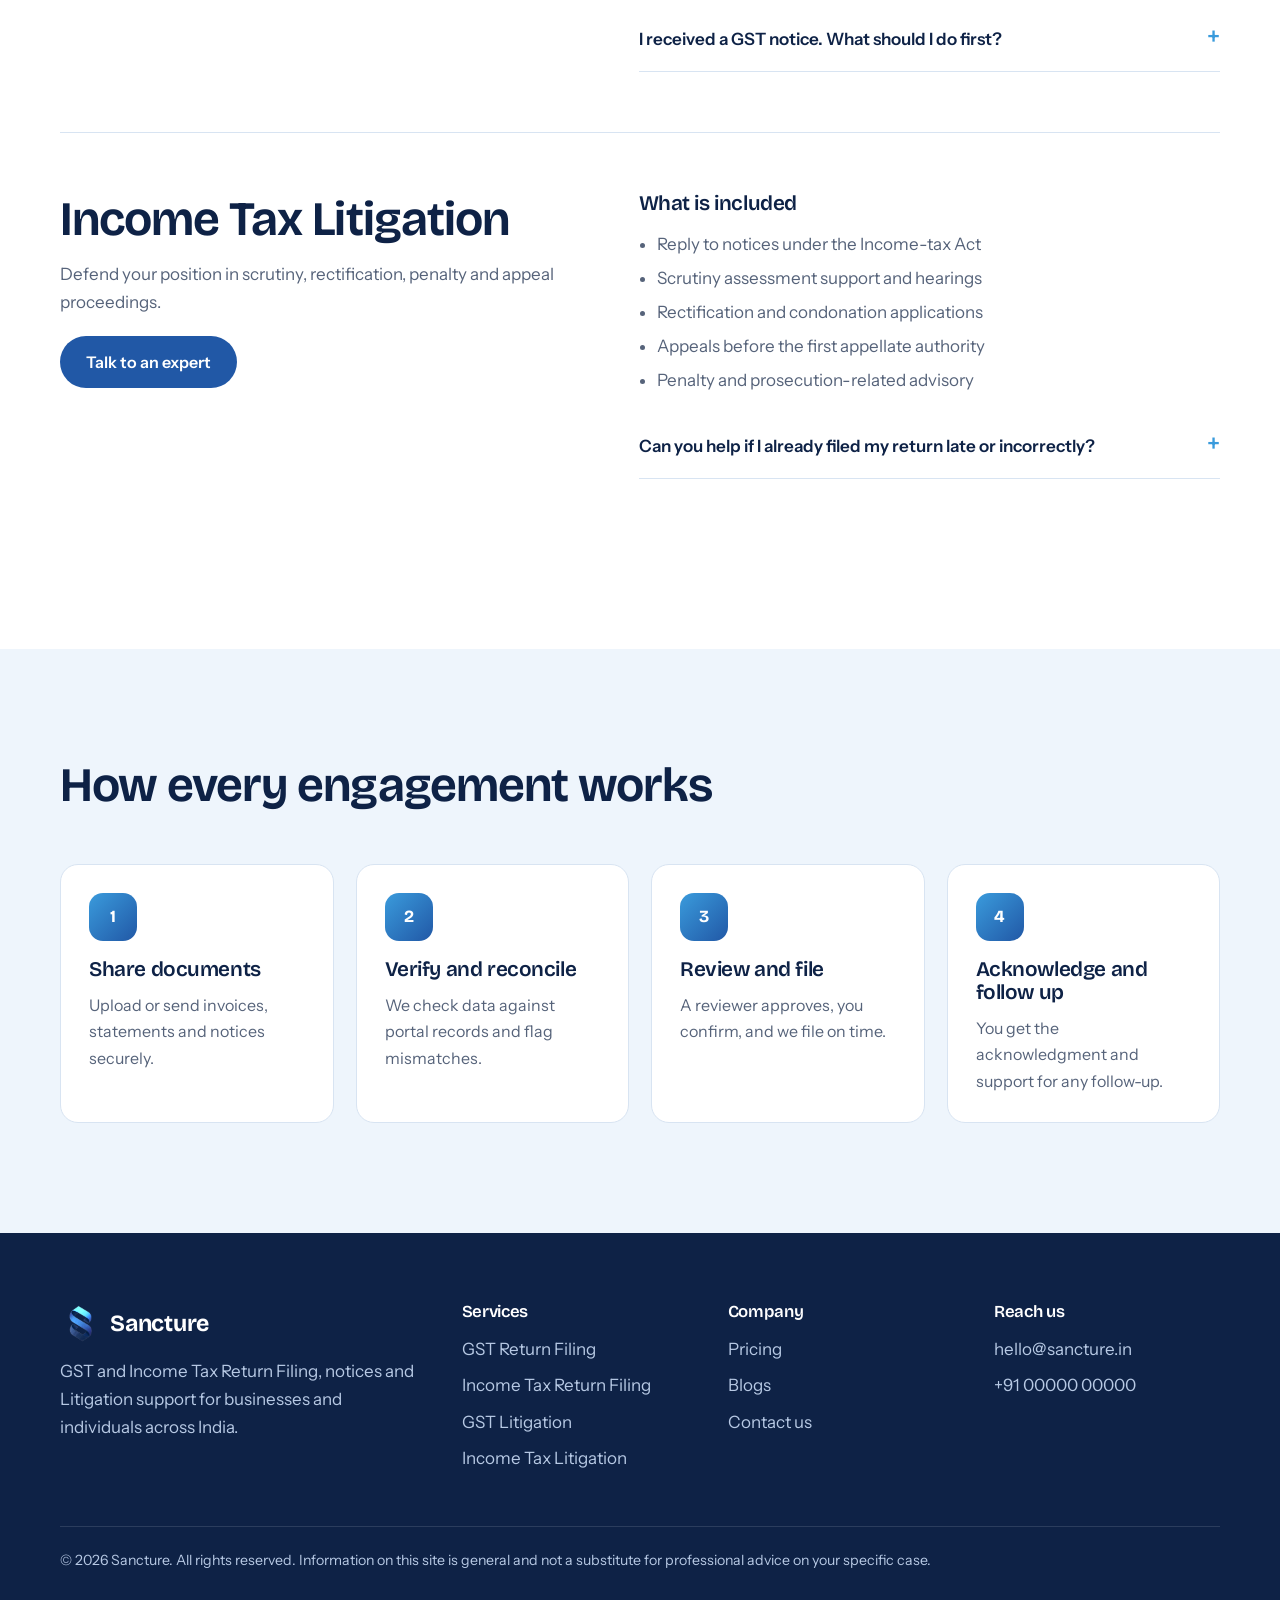
<file: services.html>
<!DOCTYPE html>
<html lang="en-IN"><head><meta charset="utf-8">
<meta name="viewport" content="width=device-width,initial-scale=1">
<title>GST & Income Tax Services | Return Filing, Notices and Litigation | Sancture</title>
<meta name="description" content="Explore Sancture's GST Return Filing, Income Tax Return Filing, GST Litigation and Income Tax Litigation services, delivered with a clear process and published pricing.">
<link rel="canonical" href="https://www.sancture.in/services.html">
<meta property="og:title" content="GST & Income Tax Services | Return Filing, Notices and Litigation | Sancture"><meta property="og:description" content="Explore Sancture's GST Return Filing, Income Tax Return Filing, GST Litigation and Income Tax Litigation services, delivered with a clear process and published pricing."><meta property="og:type" content="website"><meta property="og:url" content="https://www.sancture.in/services.html">
<meta name="theme-color" content="#0E2246">
<link rel="icon" href="assets/favicon.png">
<link rel="preconnect" href="https://fonts.googleapis.com"><link rel="preconnect" href="https://fonts.gstatic.com" crossorigin>
<link href="https://fonts.googleapis.com/css2?family=Bricolage+Grotesque:opsz,wght@12..96,500;12..96,650;12..96,700&family=Instrument+Sans:wght@400;500;600&display=swap" rel="stylesheet">
<link rel="stylesheet" href="css/style.css">
</head><body>
<a class="skip" href="#main">Skip to content</a><div class="progress" aria-hidden="true"></div>
<header class="nav"><div class="wrap"><a class="brand" href="index.html" aria-label="Sancture home"><img src="assets/logo.png" alt="" width="40" height="40">Sancture</a>
<button class="burger" aria-label="Menu" aria-expanded="false"><span></span><span></span><span></span></button>
<ul class="links"><li><a href="index.html">Home</a></li><li><a href="services.html" aria-current="page">Services</a></li><li><a href="pricing.html">Pricing</a></li><li><a href="blogs.html">Blogs</a></li><li><a class="btn" href="contact.html">Book a consultation</a></li></ul></div></header>
<main id="main"><section class="page-hero"><div class="wrap"><h1>Services built around your filing calendar</h1><p>From monthly GST Returns to appeals before tax authorities, one team handles the work end to end.</p></div></section>
<div class="sec" style="padding-top:20px"><div class="wrap"><section class="svc" id="gst-returns"><div class="rv"><h2>GST Return Filing</h2><p style="margin-top:14px;color:var(--mute)">Stay compliant every month without chasing invoices or deadlines.</p><p style="margin-top:20px"><a class="btn" href="contact.html">Talk to an expert</a></p></div>
<div class="rv"><h3>What is included</h3><ul><li>Monthly and quarterly GSTR-1 and GSTR-3B filing</li><li>GSTR-2B reconciliation and input tax credit review</li><li>Annual return (GSTR-9) and reconciliation support</li><li>New GST registration and amendments</li><li>Filing reminders before every due date</li></ul>
<details style="margin-top:20px"><summary>What do you need from me each month?</summary><p>Your sales invoices, purchase bills and any credit or debit notes. We tell you early if anything is missing.</p></details></div></section><section class="svc" id="itr"><div class="rv"><h2>Income Tax Return Filing</h2><p style="margin-top:14px;color:var(--mute)">Accurate returns for salaried individuals, professionals, businesses and investors.</p><p style="margin-top:20px"><a class="btn" href="contact.html">Talk to an expert</a></p></div>
<div class="rv"><h3>What is included</h3><ul><li>Salaried and pensioner returns with regime comparison</li><li>Business and professional income with books or presumptive taxation</li><li>Capital gains on shares, mutual funds and property</li><li>Advance tax computation and planning</li><li>Response to intimation notices after filing</li></ul>
<details style="margin-top:20px"><summary>Which ITR form applies to me?</summary><p>It depends on your income sources, such as salary, business, capital gains or foreign assets. We select the right form after reviewing your documents.</p></details></div></section><section class="svc" id="gst-litigation"><div class="rv"><h2>GST Litigation</h2><p style="margin-top:14px;color:var(--mute)">Notices, assessments, appeals and registration matters handled by one team.</p><p style="margin-top:20px"><a class="btn" href="contact.html">Talk to an expert</a></p></div>
<div class="rv"><h3>What is included</h3><ul><li>Show cause notice analysis and reply drafting</li><li>Personal hearing representation before the proper officer</li><li>Appeals and related submissions</li><li>Cancellation and revocation of GST registration</li><li>Refund claims and rejections</li></ul>
<details style="margin-top:20px"><summary>I received a GST notice. What should I do first?</summary><p>Do not ignore it. Note the reply deadline, collect the documents it refers to and share it with us so we can plan your reply.</p></details></div></section><section class="svc" id="it-litigation"><div class="rv"><h2>Income Tax Litigation</h2><p style="margin-top:14px;color:var(--mute)">Defend your position in scrutiny, rectification, penalty and appeal proceedings.</p><p style="margin-top:20px"><a class="btn" href="contact.html">Talk to an expert</a></p></div>
<div class="rv"><h3>What is included</h3><ul><li>Reply to notices under the Income-tax Act</li><li>Scrutiny assessment support and hearings</li><li>Rectification and condonation applications</li><li>Appeals before the first appellate authority</li><li>Penalty and prosecution-related advisory</li></ul>
<details style="margin-top:20px"><summary>Can you help if I already filed my return late or incorrectly?</summary><p>Often yes. Depending on the facts we can file a revised or updated return, or respond to any resulting notice.</p></details></div></section></div></div>
<section class="sec tint"><div class="wrap"><div class="head rv"><h2>How every engagement works</h2></div>
<div class="grid"><article class="card rv"><div class="ico">1</div><h3>Share documents</h3><p>Upload or send invoices, statements and notices securely.</p></article>
<article class="card rv"><div class="ico">2</div><h3>Verify and reconcile</h3><p>We check data against portal records and flag mismatches.</p></article>
<article class="card rv"><div class="ico">3</div><h3>Review and file</h3><p>A reviewer approves, you confirm, and we file on time.</p></article>
<article class="card rv"><div class="ico">4</div><h3>Acknowledge and follow up</h3><p>You get the acknowledgment and support for any follow-up.</p></article></div></div></section></main>
<footer><div class="wrap"><div class="cols">
<div><a class="brand" href="index.html"><img src="assets/logo.png" alt="" width="40" height="40">Sancture</a><p>GST and Income Tax Return Filing, notices and Litigation support for businesses and individuals across India.</p></div>
<div><h3>Services</h3><a href="services.html#gst-returns">GST Return Filing</a><a href="services.html#itr">Income Tax Return Filing</a><a href="services.html#gst-litigation">GST Litigation</a><a href="services.html#it-litigation">Income Tax Litigation</a></div>
<div><h3>Company</h3><a href="pricing.html">Pricing</a><a href="blogs.html">Blogs</a><a href="contact.html">Contact us</a></div>
<div><h3>Reach us</h3><a href="mailto:hello@sancture.in">hello@sancture.in</a><a href="tel:+910000000000">+91 00000 00000</a></div>
</div><small>&copy; 2026 Sancture. All rights reserved. Information on this site is general and not a substitute for professional advice on your specific case.</small></div></footer>
<a class="wa" href="https://wa.me/910000000000" rel="noopener">Chat on WhatsApp</a>
<script src="js/main.js"></script>
</body></html>
</file>
<file: css/style.css>
:root{
  --sky:#3A9BDC; --royal:#2158A6; --navy:#0E2246; --ink:#13203a; --mute:#56637a;
  --mist:#eef5fc; --line:#d8e4f2; --white:#fff; --bg:#ffffff;
  --r-s:10px; --r-m:18px; --r-l:32px;
  --head:'Bricolage Grotesque',system-ui,sans-serif; --body:'Instrument Sans',system-ui,sans-serif;
}
*{box-sizing:border-box;margin:0;padding:0}
html{scroll-behavior:smooth}
body{font-family:var(--body);color:var(--ink);background:var(--bg);line-height:1.65;font-size:1.0625rem;-webkit-font-smoothing:antialiased;overflow-x:hidden}
img{max-width:100%;display:block}
a{color:var(--royal);text-decoration:none}
h1,h2,h3{font-family:var(--head);line-height:1.1;letter-spacing:-.02em;color:var(--navy)}
h1{font-size:clamp(2.4rem,6vw,4.6rem);font-weight:700}
h2{font-size:clamp(1.9rem,4vw,3rem);font-weight:650}
h3{font-size:1.3rem;font-weight:600}
p{max-width:62ch}
:focus-visible{outline:3px solid var(--sky);outline-offset:3px;border-radius:6px}
.wrap{width:min(1160px,92%);margin-inline:auto}
.skip{position:absolute;left:-999px}.skip:focus{left:10px;top:10px;background:#fff;padding:8px 14px;z-index:99}

/* nav */
.nav{position:fixed;inset:0 0 auto 0;z-index:50;transition:background .3s,box-shadow .3s}
.nav.solid{background:rgba(255,255,255,.88);backdrop-filter:blur(14px);box-shadow:0 1px 0 var(--line)}
.nav .wrap{display:flex;align-items:center;justify-content:space-between;height:72px}
.brand{display:flex;align-items:center;gap:10px;font-family:var(--head);font-weight:700;font-size:1.45rem;color:var(--navy);letter-spacing:-.01em}
.brand img{width:40px;height:40px}
.links{display:flex;gap:30px;align-items:center;list-style:none}
.links a{color:var(--navy);font-weight:500;font-size:.98rem;position:relative}
.links a:not(.btn)::after{content:"";position:absolute;left:0;bottom:-6px;height:2px;width:0;background:var(--sky);transition:width .25s}
.links a:not(.btn):hover::after,.links a[aria-current]::after{width:100%}
.burger{display:none;background:none;border:0;width:44px;height:44px;cursor:pointer}
.burger span{display:block;width:24px;height:2px;background:var(--navy);margin:5px auto;transition:.25s}
.btn{display:inline-block;background:var(--royal);color:#fff!important;padding:13px 26px;border-radius:999px;font-weight:600;border:0;cursor:pointer;font-family:var(--body);font-size:1rem;transition:transform .2s,background .2s}
.btn:hover{background:var(--navy);transform:translateY(-2px)}
.btn.ghost{background:transparent;color:var(--navy)!important;box-shadow:inset 0 0 0 2px var(--navy)}
.btn.ghost:hover{background:var(--navy);color:#fff!important}
.btn.light{background:#fff;color:var(--navy)!important}
.btn.light:hover{background:var(--sky);color:#fff!important}

/* three.js canvas + story */
#stage{position:fixed;inset:0;z-index:0;pointer-events:none}
.no3d #stage{display:none}
.story{position:relative;z-index:2}
.beat{min-height:100vh;display:flex;align-items:center;padding:110px 0 60px}
.beat .panel{max-width:520px}
.beat.right .panel{margin-left:auto}
.panel p{color:var(--mute);margin-top:18px}
.panel .cta{display:flex;gap:14px;flex-wrap:wrap;margin-top:30px}
.glass{background:rgba(255,255,255,.72);backdrop-filter:blur(16px);border:1px solid rgba(255,255,255,.8);border-radius:var(--r-l);padding:34px;box-shadow:0 20px 60px -25px rgba(14,34,70,.35)}
.hero .panel{padding:0}
.hero h1 span{display:block;color:var(--royal)}
.chips{display:flex;gap:10px;flex-wrap:wrap;margin-top:26px}
.chips li{list-style:none;background:var(--mist);color:var(--royal);padding:7px 15px;border-radius:999px;font-size:.9rem;font-weight:600}
.svc-list{display:grid;gap:12px;margin-top:22px;list-style:none}
.svc-list li{display:flex;gap:14px;align-items:flex-start;padding:14px 16px;border-radius:var(--r-s);background:rgba(238,245,252,.85)}
.svc-list b{font-family:var(--head);color:var(--navy);display:block}
.svc-list small{color:var(--mute);font-size:.92rem;line-height:1.4;display:block}
.svc-list i{flex:none;width:10px;height:10px;border-radius:50%;background:var(--sky);margin-top:9px}
.steps{display:flex;gap:10px;margin-top:22px;list-style:none;counter-reset:s}
.steps li{counter-increment:s;flex:1;font-size:.9rem;font-weight:600;color:var(--royal);background:var(--mist);padding:10px;border-radius:var(--r-s);text-align:center}
.steps li::before{content:counter(s)". ";opacity:.6}
.dark{color:#fff}
.dark h2,.dark h3{color:#fff}
.dark p{color:#c3d3ea}
.stats{display:grid;grid-template-columns:repeat(3,1fr);gap:20px;margin-top:34px}
.stat strong{display:block;font-family:var(--head);font-size:clamp(2.2rem,5vw,3.8rem);color:#fff;line-height:1}
.stat span{color:#9cc2ea;font-size:.95rem}
.trust-note{margin-top:30px;padding-left:18px;border-left:3px solid var(--sky);color:#c3d3ea;max-width:48ch}

/* sections */
.sec{position:relative;z-index:2;background:#fff;padding:110px 0}
.sec.tint{background:var(--mist)}
.sec.navy{background:var(--navy);color:#fff}
.head{margin-bottom:52px}
.head p{color:var(--mute);margin-top:14px}
.grid{display:grid;gap:22px;grid-template-columns:repeat(auto-fit,minmax(250px,1fr))}
.card{background:#fff;border:1px solid var(--line);border-radius:var(--r-m);padding:28px;transition:transform .25s,border-color .25s}
.card:hover{transform:translateY(-4px);border-color:var(--sky)}
.card p{color:var(--mute);margin-top:10px;font-size:1rem}
.ico{width:48px;height:48px;border-radius:14px;background:linear-gradient(135deg,var(--sky),var(--royal));margin-bottom:18px;display:grid;place-items:center;color:#fff;font-family:var(--head);font-weight:700}
.split{display:grid;grid-template-columns:1fr 1fr;gap:60px;align-items:center}
.page-hero{padding:170px 0 80px;background:linear-gradient(180deg,var(--mist),#fff);position:relative;z-index:2}
.page-hero p{margin-top:18px;color:var(--mute);font-size:1.15rem}
.svc{display:grid;grid-template-columns:1fr 1.1fr;gap:50px;padding:60px 0;border-top:1px solid var(--line)}
.svc ul{margin:14px 0 0 1.1em;color:var(--mute)}
.svc li{margin-bottom:6px}
details{border-bottom:1px solid var(--line);padding:18px 0}
summary{cursor:pointer;font-weight:600;color:var(--navy);list-style:none;display:flex;justify-content:space-between;gap:20px}
summary::after{content:"+";color:var(--sky);font-size:1.5rem;line-height:1;transition:transform .25s}
details[open] summary::after{transform:rotate(45deg)}
details p{margin-top:12px;color:var(--mute)}

/* pricing */
.tabs{display:inline-flex;background:var(--mist);border-radius:999px;padding:5px;gap:4px;margin-bottom:22px;flex-wrap:wrap}
.tabs button{border:0;background:none;padding:10px 22px;border-radius:999px;font:600 .98rem var(--body);color:var(--royal);cursor:pointer}
.tabs button[aria-selected=true]{background:var(--royal);color:#fff}
.bill{display:flex;align-items:center;gap:12px;margin-bottom:40px;color:var(--mute);font-weight:500}
.sw{width:52px;height:28px;border-radius:99px;background:var(--line);border:0;position:relative;cursor:pointer}
.sw::after{content:"";position:absolute;top:3px;left:3px;width:22px;height:22px;border-radius:50%;background:#fff;transition:.25s;box-shadow:0 1px 4px rgba(0,0,0,.2)}
.sw[aria-checked=true]{background:var(--royal)}.sw[aria-checked=true]::after{left:27px}
.plans{display:grid;gap:22px;grid-template-columns:repeat(auto-fit,minmax(270px,1fr));align-items:stretch}
.plan{border:1px solid var(--line);border-radius:var(--r-l);padding:34px;background:#fff;display:flex;flex-direction:column}
.plan.pop{background:var(--navy);color:#fff;border-color:var(--navy);transform:scale(1.03)}
.plan.pop h3,.plan.pop .price{color:#fff}
.plan.pop li,.plan.pop .fine{color:#c3d3ea}
.badge{align-self:flex-start;background:var(--sky);color:#fff;border-radius:99px;padding:3px 12px;font-size:.82rem;font-weight:600;margin-bottom:12px}
.price{font-family:var(--head);font-size:2.9rem;font-weight:700;color:var(--navy);margin:14px 0 2px;line-height:1}
.price small{font-size:1rem;font-weight:500;color:var(--mute)}
.fine{color:var(--mute);font-size:.88rem}
.plan ul{list-style:none;margin:22px 0 28px;flex:1}
.plan li{padding:7px 0 7px 26px;position:relative;color:var(--mute);font-size:.98rem}
.plan li::before{content:"";position:absolute;left:0;top:14px;width:12px;height:7px;border-left:2px solid var(--sky);border-bottom:2px solid var(--sky);transform:rotate(-45deg)}

/* blog */
.filters{display:flex;gap:10px;flex-wrap:wrap;margin-bottom:34px}
.filters button{border:1px solid var(--line);background:#fff;padding:8px 20px;border-radius:99px;font:600 .95rem var(--body);color:var(--royal);cursor:pointer}
.filters button[aria-pressed=true]{background:var(--royal);color:#fff;border-color:var(--royal)}
.post{display:flex;flex-direction:column}
.post .tag{color:var(--sky);font-weight:600;font-size:.9rem;margin-bottom:8px}
.post details{border:0;padding:12px 0 0}
.post[hidden]{display:none}

/* contact */
form{display:grid;gap:16px}
label{font-weight:600;font-size:.95rem;color:var(--navy);display:grid;gap:6px}
input,select,textarea{font:inherit;padding:13px 16px;border:1px solid var(--line);border-radius:var(--r-s);background:#fff;color:var(--ink);width:100%}
input:focus,select:focus,textarea:focus{border-color:var(--sky);outline:3px solid rgba(58,155,220,.25)}
.two{display:grid;grid-template-columns:1fr 1fr;gap:16px}
.info{display:grid;gap:22px;align-content:start}
.info b{display:block;color:var(--navy);font-family:var(--head)}
.ok{background:var(--mist);padding:16px;border-radius:var(--r-s);color:var(--royal);font-weight:600}

footer{position:relative;z-index:2;background:var(--navy);color:#b7c9e4;padding:70px 0 30px}
footer .cols{display:grid;grid-template-columns:1.6fr 1fr 1fr 1fr;gap:40px}
footer h3{color:#fff;font-size:1.05rem;margin-bottom:14px}
footer a{color:#b7c9e4;display:block;margin-bottom:8px}footer a:hover{color:#fff}
footer .brand{color:#fff;margin-bottom:14px}
footer .brand img{filter:brightness(1.6)}
footer small{display:block;margin-top:46px;padding-top:22px;border-top:1px solid rgba(255,255,255,.12)}
.progress{position:fixed;left:0;top:0;height:3px;width:100%;transform-origin:0 50%;transform:scaleX(0);background:linear-gradient(90deg,var(--sky),var(--royal));z-index:60}
.rv{opacity:0;transform:translateY(24px);transition:opacity .7s,transform .7s}
.rv.in{opacity:1;transform:none}
.wa{position:fixed;right:20px;bottom:20px;z-index:55;background:#25D366;color:#fff!important;border-radius:99px;padding:12px 20px;font-weight:600;box-shadow:0 10px 30px -10px rgba(0,0,0,.4)}

@media(max-width:860px){
  .burger{display:block}
  .links{position:fixed;inset:72px 0 auto 0;background:#fff;flex-direction:column;padding:28px;gap:20px;transform:translateY(-130%);transition:transform .35s;box-shadow:0 20px 40px -20px rgba(14,34,70,.3)}
  .links.open{transform:none}
  .split,.svc,.two,footer .cols{grid-template-columns:1fr}
  .beat .panel{max-width:none}
  .beat{align-items:flex-end}
  .glass{padding:24px}
  .plan.pop{transform:none}
  .stats{gap:12px}
}
@media(prefers-reduced-motion:reduce){
  html{scroll-behavior:auto}
  .rv{opacity:1;transform:none;transition:none}
  *{animation:none!important}
}
.no3d .story{background:linear-gradient(180deg,#fff,var(--mist))}
.no3d .beat.dark{background:var(--navy)}
.no3d .beat{min-height:auto;padding:80px 0}
[hidden]{display:none!important}

/* ===== 2D glass workflow story ===== */
.flow{position:relative;z-index:2;height:780vh}
.pin{position:sticky;top:0;height:100vh;overflow:hidden;background-color:#f3f8fe;--gl:rgba(255,255,255,.62);--gb:rgba(255,255,255,.95);--tx:var(--navy);--sub:var(--mute);--chip:rgba(33,88,166,.08);transition:background-color .9s}
.pin.night{background-color:#0b1a38;--gl:rgba(255,255,255,.07);--gb:rgba(255,255,255,.2);--tx:#fff;--sub:#a9c1e4;--chip:rgba(255,255,255,.1)}
.blobs{position:absolute;top:0;bottom:0;left:-10vw;width:220vw;background:radial-gradient(28% 45% at 28% 30%,rgba(58,155,220,.38),transparent 70%),radial-gradient(26% 40% at 62% 72%,rgba(33,88,166,.3),transparent 70%),radial-gradient(22% 35% at 88% 28%,rgba(58,155,220,.25),transparent 70%);will-change:transform}
.gridbg{position:absolute;inset:0;background-image:radial-gradient(rgba(33,88,166,.24) 1.3px,transparent 1.5px);background-size:28px 28px}
.pin.night .gridbg{background-image:radial-gradient(rgba(156,194,234,.22) 1.3px,transparent 1.5px)}
.world{position:absolute;left:0;top:0;height:100%;will-change:transform}
.world>svg{position:absolute;left:0;top:0;overflow:visible;pointer-events:none}
.world .base{fill:none;stroke:rgba(33,88,166,.35);stroke-width:2;stroke-dasharray:6 8;animation:dash 1.2s linear infinite}
.pin.night .base{stroke:rgba(156,194,234,.35)}
@keyframes dash{to{stroke-dashoffset:-14}}
.world .prog{fill:none;stroke:var(--sky);stroke-width:3;stroke-linecap:round;filter:drop-shadow(0 0 6px rgba(58,155,220,.7))}
.world .port{fill:#fff;stroke:var(--sky);stroke-width:2.5}
.node{position:absolute;background:var(--gl);-webkit-backdrop-filter:blur(18px) saturate(1.4);backdrop-filter:blur(18px) saturate(1.4);border:1px solid var(--gb);border-radius:20px;padding:16px;color:var(--tx);box-shadow:0 24px 50px -28px rgba(14,34,70,.55),inset 0 1px 0 rgba(255,255,255,.45);will-change:transform,opacity;transition:background-color .6s,color .6s,border-color .6s}
.node .nh{display:flex;align-items:center;gap:12px}
.node h3{font-size:1.02rem;color:var(--tx);line-height:1.2}
.node p{font-size:.82rem;color:var(--sub);margin:0;line-height:1.3}
.ic{flex:none;width:40px;height:40px;border-radius:12px;background:linear-gradient(135deg,var(--sky),var(--royal));display:grid;place-items:center;color:#fff}
.ic svg{width:22px;height:22px;fill:none;stroke:currentColor;stroke-width:1.8;stroke-linecap:round;stroke-linejoin:round}
.st{margin-left:auto;font-size:.72rem;font-weight:600;padding:4px 10px;border-radius:99px;background:var(--chip);color:var(--sub);white-space:nowrap;display:inline-flex;align-items:center;gap:6px;transition:background-color .3s,color .3s}
.st::before{content:"";width:8px;height:8px;border-radius:50%;background:currentColor;opacity:.5}
.st[data-s=idle]::after{content:"Waiting"}
.st[data-s=run]{color:var(--royal);background:rgba(58,155,220,.2)}
.pin.night .st[data-s=run]{color:#7cc0f2}
.st[data-s=run]::before{width:10px;height:10px;background:none;border:2px solid currentColor;border-right-color:transparent;opacity:1;animation:spin .8s linear infinite}
.st[data-s=run]::after{content:"Running"}
.st[data-s=done]{background:var(--royal);color:#fff}
.st[data-s=done]::before{width:8px;height:5px;border-radius:0;background:none;border-left:2px solid #fff;border-bottom:2px solid #fff;transform:rotate(-45deg);margin-top:-2px;opacity:1}
.st[data-s=done]::after{content:"Done"}
@keyframes spin{to{transform:rotate(360deg)}}
.nb{margin-top:14px;display:grid;gap:7px;font-size:.82rem}
.chip{background:var(--chip);color:var(--tx);border-radius:8px;padding:6px 10px;font-weight:500;display:flex;justify-content:space-between;gap:8px}
.bars{display:grid;gap:6px}.bars i{display:block;height:7px;border-radius:4px;background:var(--chip)}.bars i:nth-child(2){width:70%}.bars i:nth-child(3){width:45%}
.meter{height:7px;border-radius:4px;background:var(--chip);overflow:hidden}.meter i{display:block;height:100%;width:0;background:linear-gradient(90deg,var(--sky),var(--royal));transition:width 1.4s}
.node.go .meter i{width:100%}
.node .stats{margin-top:0;gap:10px}
.node .stat strong{font-size:1.9rem;color:var(--tx)}
.node .stat span{font-size:.75rem;color:var(--sub)}
.packet{position:absolute;left:0;top:0;z-index:3;pointer-events:none;will-change:transform}
.packet::before{content:"";position:absolute;left:-9px;top:-9px;width:18px;height:18px;border-radius:50%;background:var(--sky);box-shadow:0 0 0 6px rgba(58,155,220,.25),0 0 24px 6px rgba(58,155,220,.6);animation:pulse 1.6s infinite}
@keyframes pulse{50%{box-shadow:0 0 0 12px rgba(58,155,220,.1),0 0 30px 8px rgba(58,155,220,.4)}}
.packet span{position:absolute;left:0;top:0;transform:translate(-50%,-175%);white-space:nowrap;padding:6px 14px;border-radius:99px;background:var(--gl);border:1px solid var(--gb);-webkit-backdrop-filter:blur(12px);backdrop-filter:blur(12px);font-size:.8rem;font-weight:600;color:var(--tx);box-shadow:0 10px 30px -12px rgba(58,155,220,.8)}
.hero-copy,.cap{position:absolute;left:max(4vw,calc((100vw - 1160px)/2));top:50%;z-index:4}
.hero-copy{transform:translateY(-50%);width:min(600px,48vw)}
.hero-copy h1{font-size:clamp(2.3rem,4.3vw,3.7rem)}
.hero-copy h1 span{display:block;color:var(--royal)}
.hero-copy>p{color:var(--mute);margin-top:18px}
.kicker{margin-top:20px;display:flex;align-items:center;gap:12px;font:700 .82rem var(--body);letter-spacing:.24em;color:var(--royal)}
.kicker::before{content:"";width:34px;height:2px;background:var(--sky)}
.hero-copy .cta{display:flex;gap:14px;flex-wrap:wrap;margin-top:28px}
.cap{width:min(400px,44vw);background:var(--gl);border:1px solid var(--gb);-webkit-backdrop-filter:blur(22px);backdrop-filter:blur(22px);border-radius:28px;padding:30px;color:var(--tx);opacity:0;transform:translateY(calc(-50% + 20px));transition:opacity .5s,transform .5s,background-color .6s,border-color .6s;pointer-events:none;box-shadow:0 30px 60px -30px rgba(14,34,70,.45)}
.cap.on{opacity:1;transform:translateY(-50%);pointer-events:auto}
.cap h2{font-size:clamp(1.5rem,2.5vw,2.1rem);color:var(--tx);transition:color .6s}
.cap p{color:var(--sub);margin-top:12px;font-size:1rem}
.cap .chips{margin-top:16px}.cap .cta{margin-top:20px}
.flow.static{height:auto}
.static .pin{position:static;height:auto;overflow:visible;padding:130px 0 60px}
.static .world{position:static;transform:none!important;display:grid;gap:16px;grid-template-columns:repeat(auto-fit,minmax(240px,1fr));width:min(1160px,92%);margin:40px auto 0;height:auto}
.static .node{position:static;width:auto!important;opacity:1!important;transform:none!important}
.static svg,.static .packet,.static .gridbg,.static .blobs{display:none}
.static .hero-copy,.static .cap{position:static;transform:none;opacity:1;width:min(1160px,92%);margin:0 auto 24px;pointer-events:auto}
@media(max-width:860px){
  .flow{height:700vh}
  .hero-copy{top:92px;transform:none;width:92vw;left:4vw}
  .hero-copy h1{font-size:2.3rem}
  .hero-copy>p{font-size:.98rem;margin-top:12px}
  .kicker{margin-top:14px}
  .hero-copy .cta{margin-top:18px}
  .hero-copy .chips{display:none}
  .cap{top:84px;left:4vw;width:92vw;padding:20px;border-radius:22px;transform:translateY(20px)}
  .cap.on{transform:none}
  .cap p{font-size:.95rem}
  .static .hero-copy,.static .cap{width:92%}
}
.price.ct{font-size:1.5rem;line-height:1.2;padding:8px 0}
.plans{grid-template-columns:repeat(auto-fit,minmax(240px,1fr))}
@media(max-width:860px){.hero-copy>p:not(.kicker){display:none}}
@media(max-width:860px){.cap .chips{display:none}}
.price{font-size:2.3rem}.price small{white-space:nowrap;font-size:.9rem}
</file>
